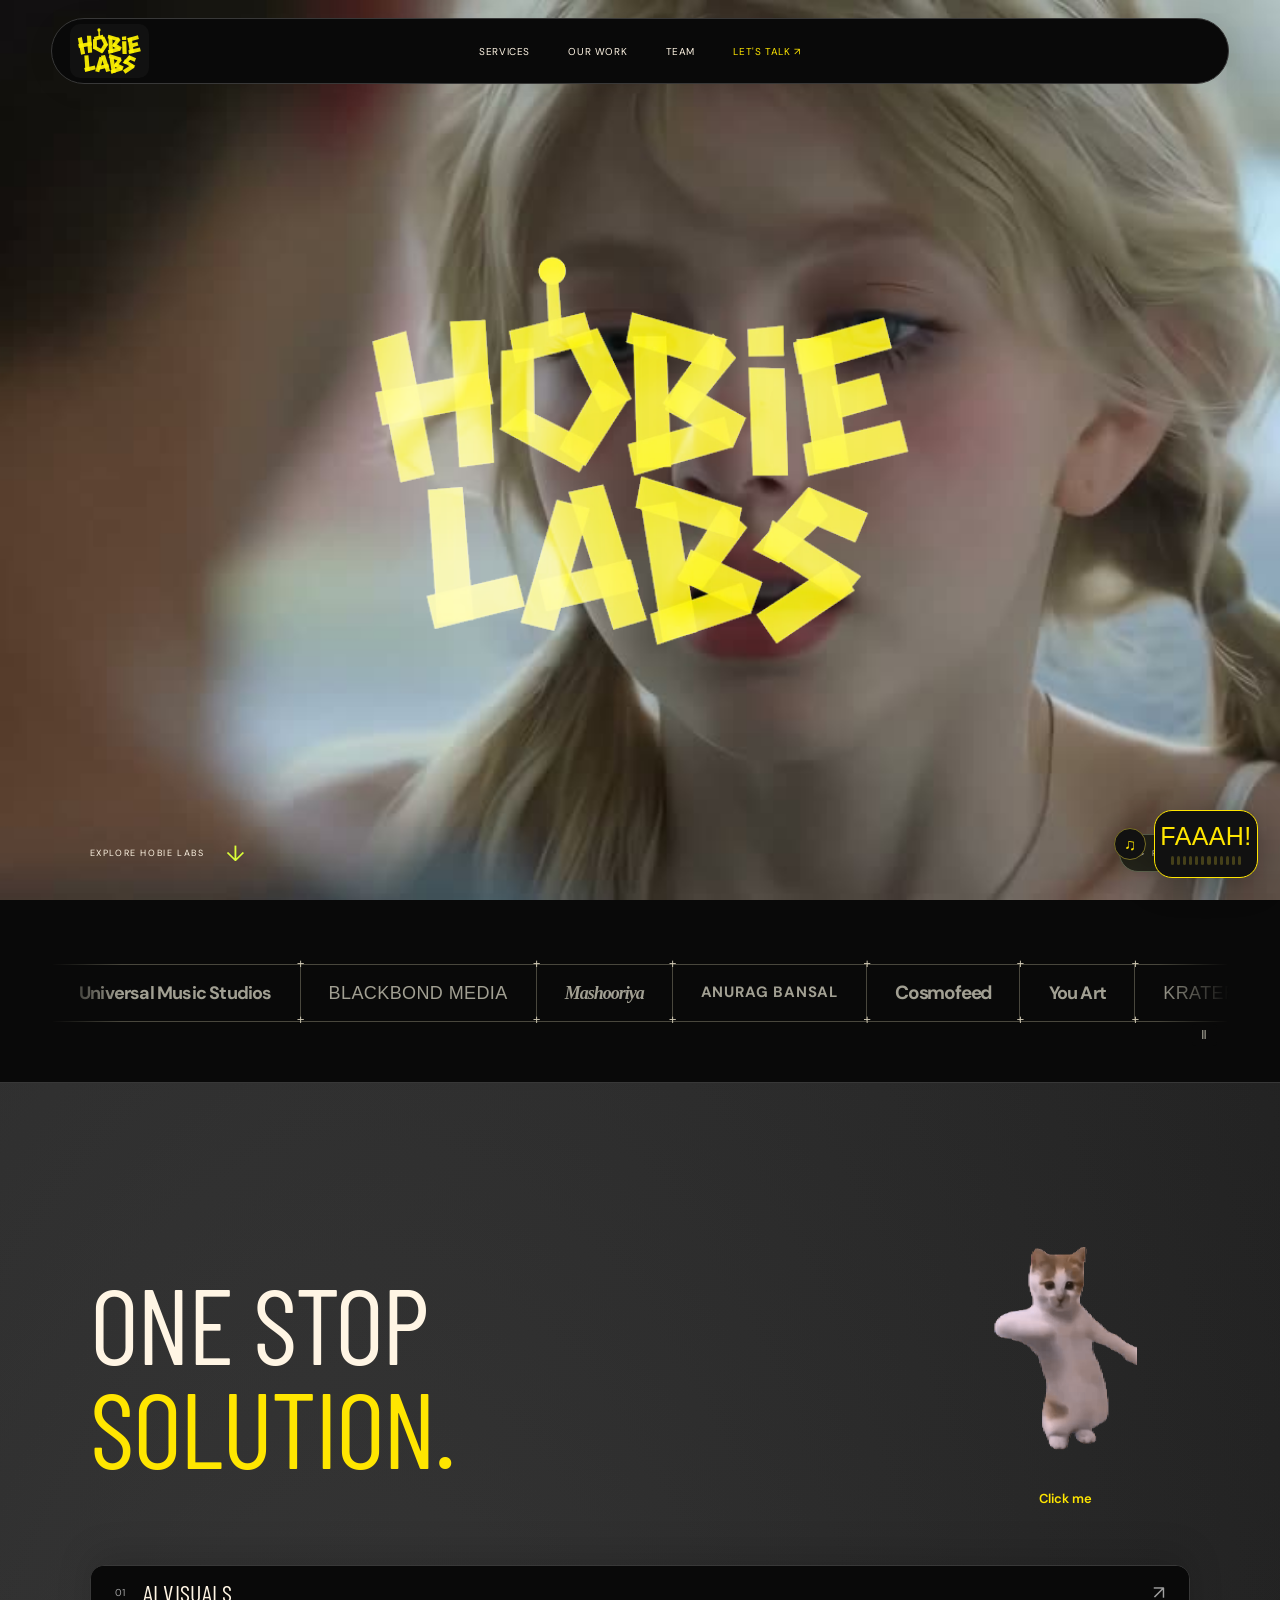
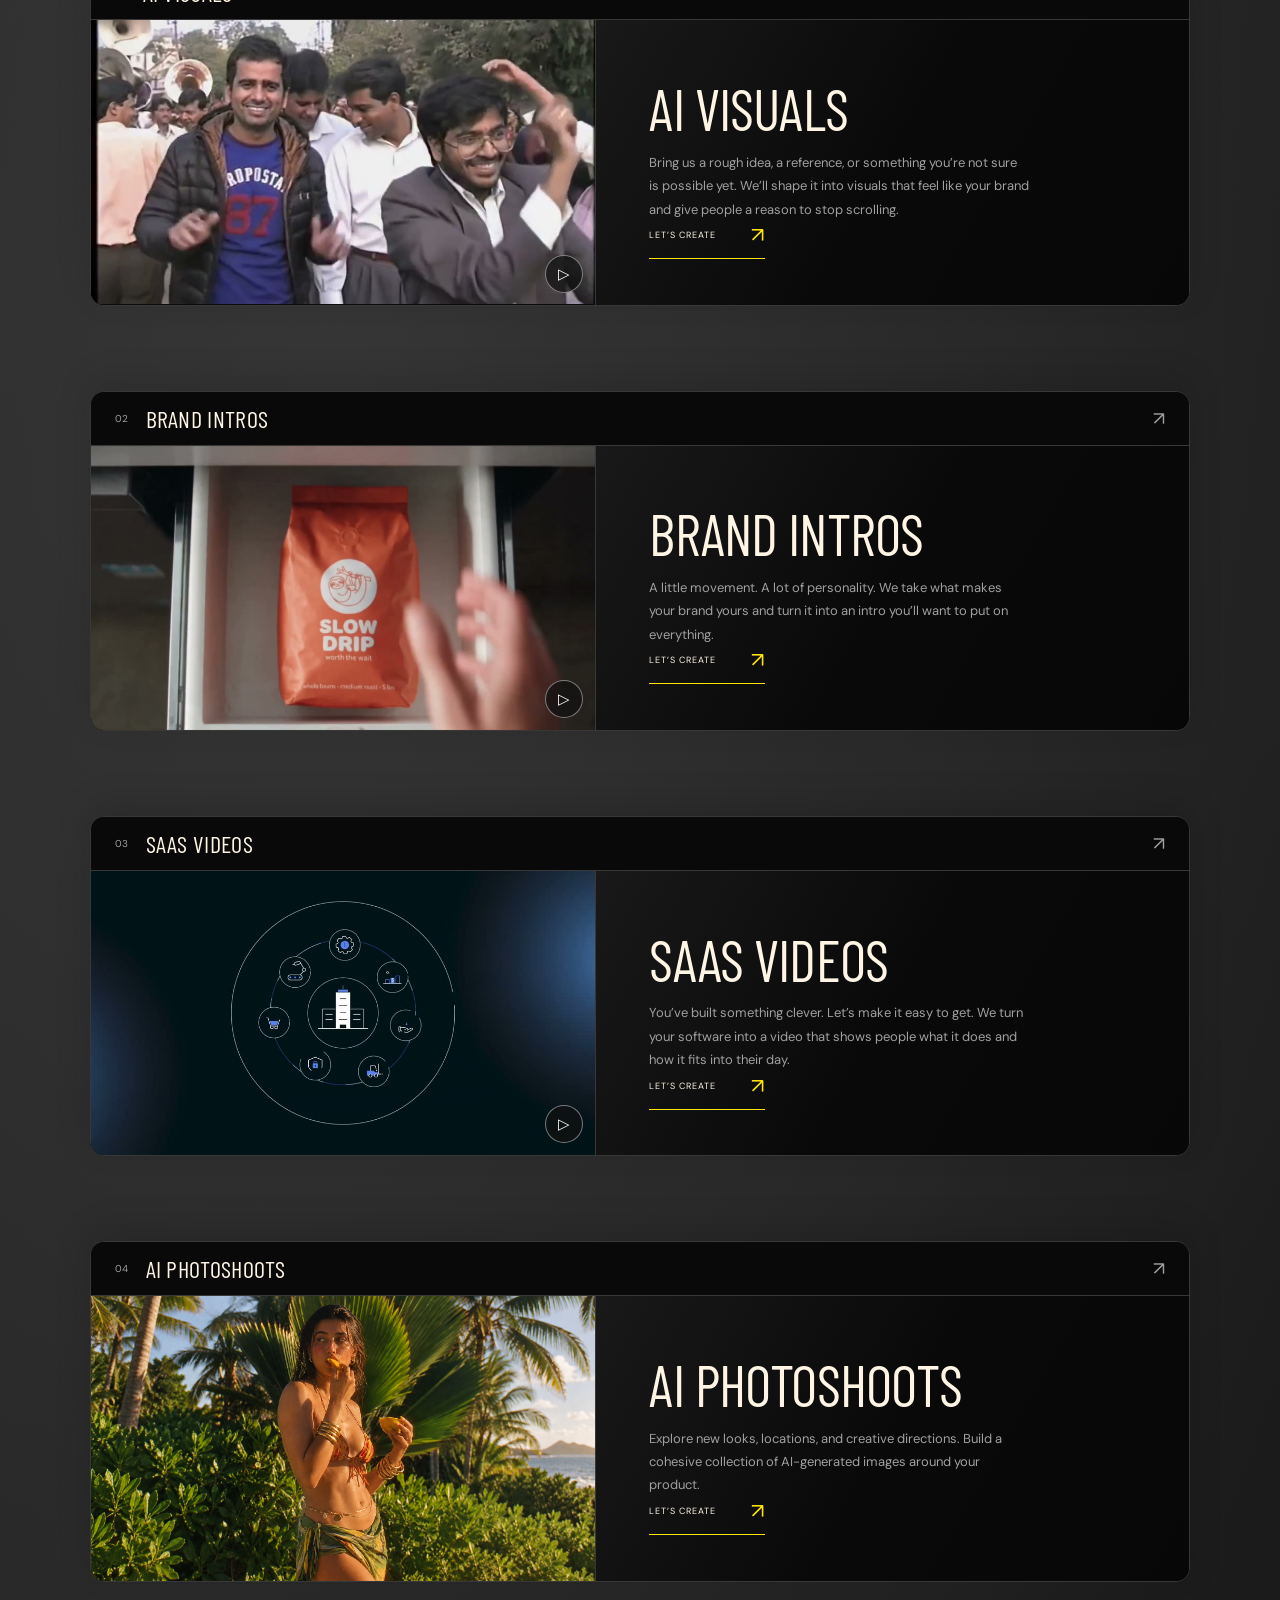
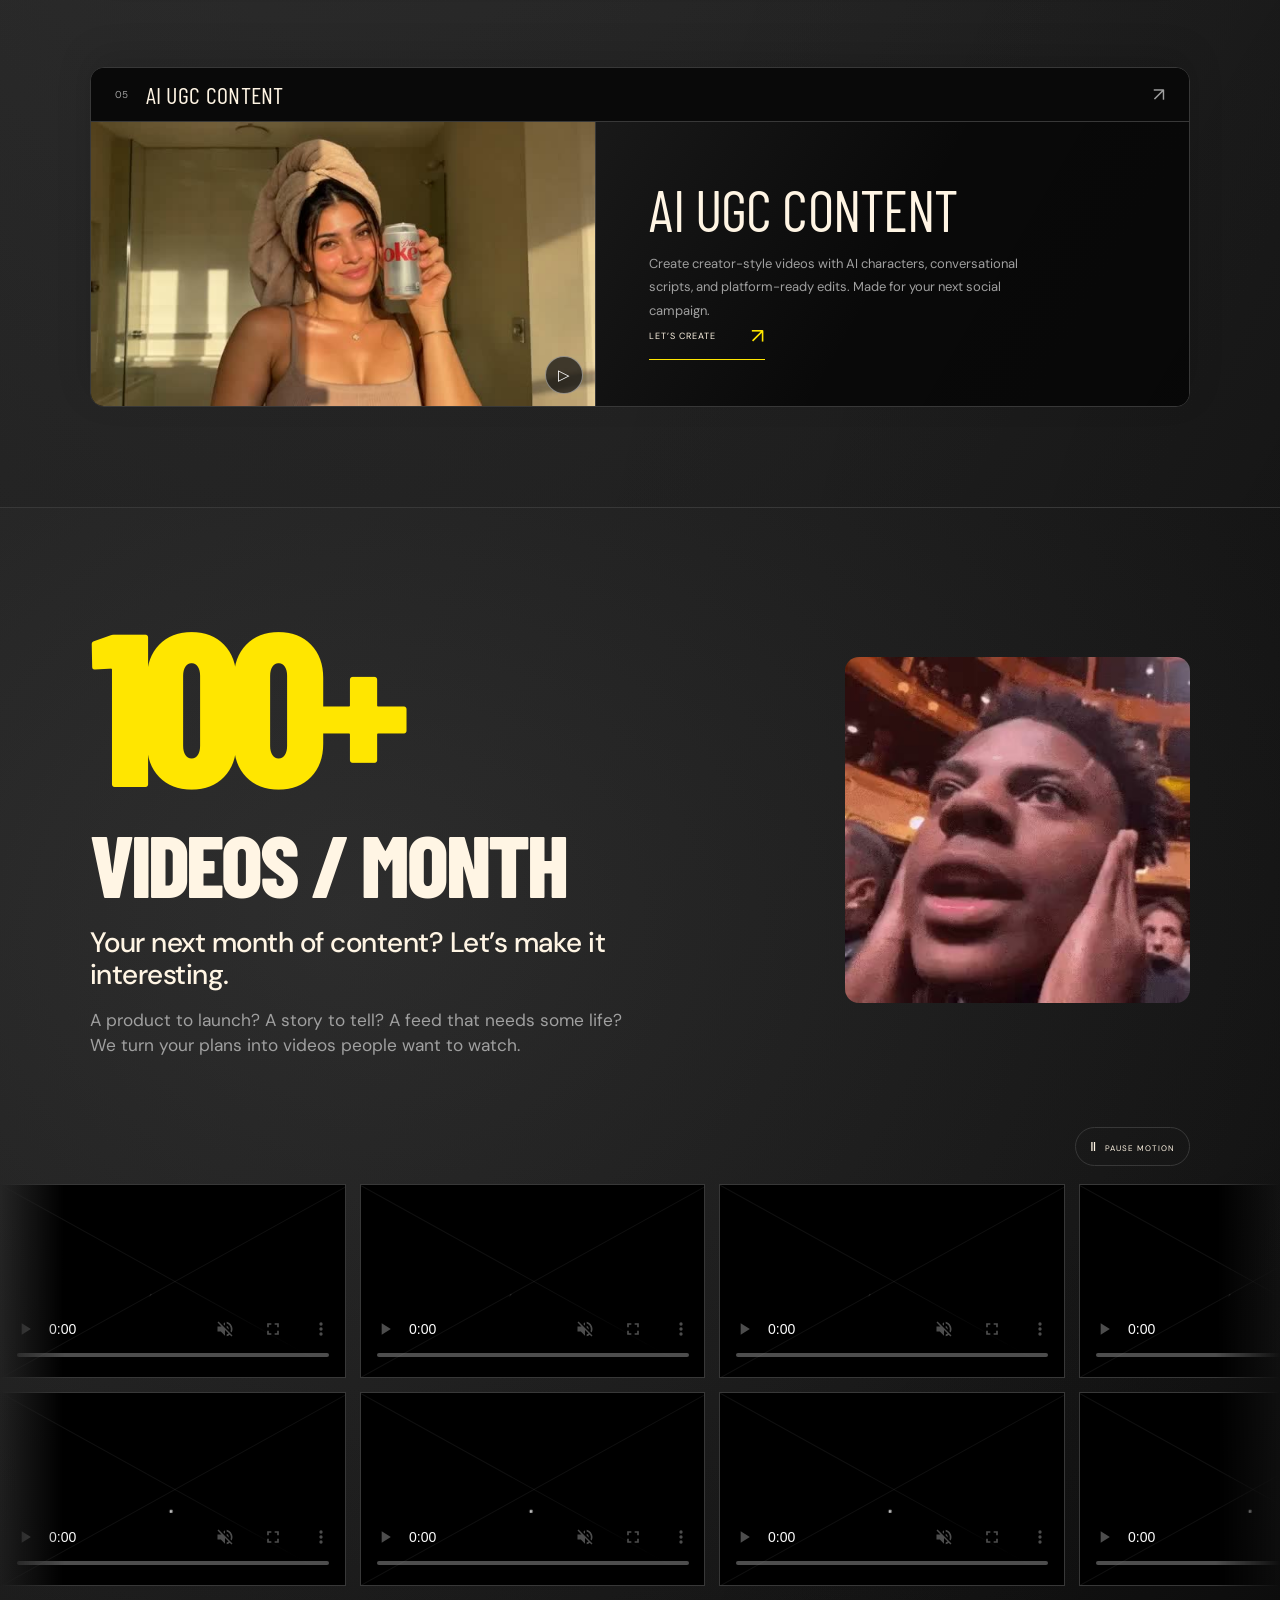
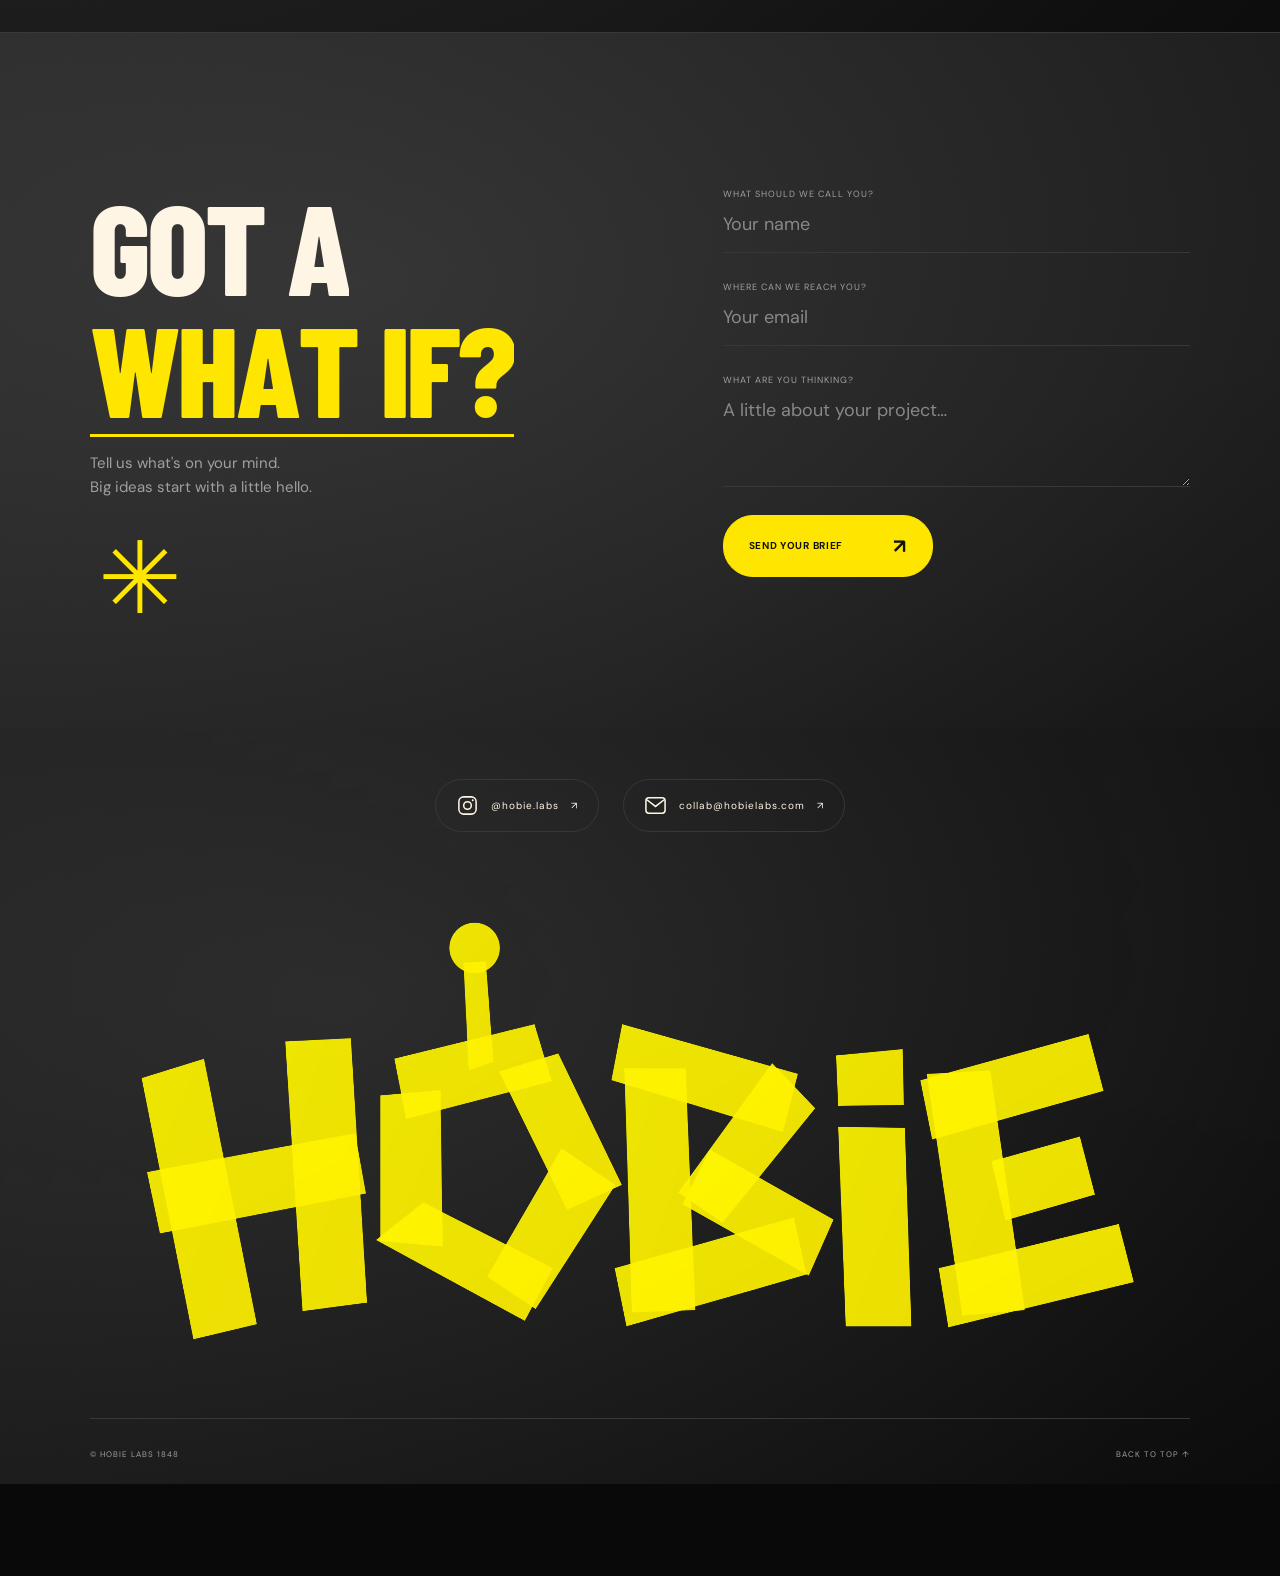
<file: index.html>
<!doctype html>
<html lang="en-IN" data-theme="dark"><head><meta charset="UTF-8"><meta name="viewport" content="width=device-width,initial-scale=1"><title>Hobie Labs</title><meta name="description" content="Hobie Labs creates AI videos, commercials, ads, brand films and SaaS explainers for brands across India, including Mumbai and Bangalore. Bring your ideas to life."><link rel="stylesheet" href="style.css"><meta name="robots" content="index,follow,max-image-preview:large,max-snippet:-1,max-video-preview:-1"><meta name="theme-color" content="#101010"><meta property="og:type" content="website"><meta property="og:site_name" content="Hobie Labs"><meta property="og:locale" content="en_IN"><meta property="og:title" content="Hobie Labs"><meta property="og:description" content="Hobie Labs creates AI videos, commercials, ads, brand films and SaaS explainers for brands across India, including Mumbai and Bangalore. Bring your ideas to life."><meta name="twitter:card" content="summary_large_image"><meta name="twitter:title" content="Hobie Labs"><meta name="twitter:description" content="Hobie Labs creates AI videos, commercials, ads, brand films and SaaS explainers for brands across India, including Mumbai and Bangalore. Bring your ideas to life."><script type="application/ld+json">{"@context":"https://schema.org","@graph":[{"@type":"Organization","name":"Hobie","alternateName":"Hobie Labs","email":"collab@hobielabs.com","sameAs":["https://www.instagram.com/hobie.labs/"],"description":"Pan-India AI video production for brands, including Mumbai and Bengaluru.","@id":"https://www.hobielabs.com/#organization","url":"https://www.hobielabs.com/","logo":"https://www.hobielabs.com/assets/hobie-original.png"},{"@type":"Service","name":"AI video production","serviceType":["AI video generation","AI commercials","AI advertising videos","AI brand films","SaaS videos","AI UGC content"],"provider":{"@type":"Organization","name":"Hobie","alternateName":"Hobie Labs","email":"collab@hobielabs.com","sameAs":["https://www.instagram.com/hobie.labs/"],"description":"Pan-India AI video production for brands, including Mumbai and Bengaluru.","@id":"https://www.hobielabs.com/#organization","url":"https://www.hobielabs.com/","logo":"https://www.hobielabs.com/assets/hobie-original.png"},"areaServed":[{"@type":"Country","name":"India"},{"@type":"City","name":"Mumbai"},{"@type":"City","name":"Bengaluru","alternateName":"Bangalore"}],"@id":"https://www.hobielabs.com/#ai-video-production","url":"https://www.hobielabs.com/#about"},{"@type":"WebSite","@id":"https://www.hobielabs.com/#website","url":"https://www.hobielabs.com/","name":"Hobie","alternateName":"Hobie Labs","inLanguage":"en-IN","publisher":{"@id":"https://www.hobielabs.com/#organization"}},{"@type":"WebPage","@id":"https://www.hobielabs.com/#webpage","url":"https://www.hobielabs.com/","name":"Hobie Labs","description":"Hobie Labs creates AI videos, commercials, ads, brand films and SaaS explainers for brands across India, including Mumbai and Bangalore. Bring your ideas to life.","inLanguage":"en-IN","isPartOf":{"@id":"https://www.hobielabs.com/#website"},"about":{"@id":"https://www.hobielabs.com/#organization"},"mainEntity":{"@id":"https://www.hobielabs.com/#ai-video-production"}}]}</script><link rel="canonical" href="https://www.hobielabs.com/"><meta property="og:url" content="https://www.hobielabs.com/"><meta property="og:image" content="https://www.hobielabs.com/assets/header-web-poster.jpg"><meta property="og:image:alt" content="Hobie AI video production showreel"><meta name="twitter:image" content="https://www.hobielabs.com/assets/header-web-poster.jpg"><meta property="og:image:type" content="image/jpeg"><meta property="og:image:width" content="960"><meta property="og:image:height" content="540"><meta name="twitter:image:alt" content="Hobie AI video production showreel"></head><body>
<header><a class="logo" href="#home" aria-label="Hobie Labs home"><svg xmlns="http://www.w3.org/2000/svg" class="hobie-mark" viewBox="155 265 960 700" aria-hidden="true" focusable="false"><defs><linearGradient id="header-tape" x1="0" y1="0" x2="1" y2="1"><stop stop-color="#fff600"/><stop offset="1" stop-color="#fff000"/></linearGradient></defs><g id="header-letter-H" aria-label="H"><polygon id="header-H-strip-1" points="173,428 231,410 280,656 221,670" fill="url(#header-tape)" opacity="0.92"/><polygon id="header-H-strip-2" points="306,394 367,391 382,636 322,644" fill="url(#header-tape)" opacity="0.92"/><polygon id="header-H-strip-3" points="178,515 371,479 381,535 190,572" fill="url(#header-tape)" opacity="0.92"/></g><g id="header-letter-O" aria-label="O"><polygon id="header-O-strip-1" points="394,444 450,439 452,584 394,579" fill="url(#header-tape)" opacity="0.92"/><polygon id="header-O-strip-2" points="407,410 537,378 553,431 418,466" fill="url(#header-tape)" opacity="0.92"/><polygon id="header-O-strip-3" points="504,422 559,405 618,527 567,550" fill="url(#header-tape)" opacity="0.92"/><polygon id="header-O-strip-4" points="562,493 612,527 538,642 493,612" fill="url(#header-tape)" opacity="0.92"/><polygon id="header-O-strip-5" points="390,578 434,543 554,604 528,653" fill="url(#header-tape)" opacity="0.92"/></g><g id="header-letter-antenna" aria-label="antenna"><polygon id="header-antenna-strip-1" points="471,321 492,320 499,413 476,421" fill="url(#header-tape)" opacity="0.92"/><circle id="header-antenna-tip" cx="481.5" cy="307.5" r="23.5" fill="url(#header-tape)" opacity="0.92"/></g><g id="header-letter-B-top" aria-label="B-top"><polygon id="header-B-top-strip-1" points="620,419 677,419 686,643 627,645" fill="url(#header-tape)" opacity="0.92"/><polygon id="header-B-top-strip-2" points="618,378 781,424 767,478 608,430" fill="url(#header-tape)" opacity="0.92"/><polygon id="header-B-top-strip-3" points="757,414 797,456 711,562 670,534" fill="url(#header-tape)" opacity="0.92"/><polygon id="header-B-top-strip-4" points="699,494 814,559 791,611 674,545" fill="url(#header-tape)" opacity="0.92"/><polygon id="header-B-top-strip-5" points="611,604 777,557 789,610 622,658" fill="url(#header-tape)" opacity="0.92"/></g><g id="header-letter-i" aria-label="i"><polygon id="header-i-strip-1" points="816,407 878,401 879,453 818,454" fill="url(#header-tape)" opacity="0.92"/><polygon id="header-i-strip-2" points="818,473 880,474 886,658 825,658" fill="url(#header-tape)" opacity="0.92"/></g><g id="header-letter-E" aria-label="E"><polygon id="header-E-strip-1" points="900,424 959,421 991,643 933,648" fill="url(#header-tape)" opacity="0.92"/><polygon id="header-E-strip-2" points="894,430 1050,387 1064,440 905,485" fill="url(#header-tape)" opacity="0.92"/><polygon id="header-E-strip-3" points="960,505 1042,482 1056,536 973,560" fill="url(#header-tape)" opacity="0.92"/><polygon id="header-E-strip-4" points="911,604 1078,563 1092,617 920,659" fill="url(#header-tape)" opacity="0.92"/></g><g id="header-letter-L" aria-label="L"><polygon id="header-L-strip-1" points="268,682 328,677 347,905 284,911" fill="url(#header-tape)" opacity="0.92"/><polygon id="header-L-strip-2" points="266,864 421,827 435,882 280,921" fill="url(#header-tape)" opacity="0.92"/></g><g id="header-letter-A" aria-label="A"><polygon id="header-A-strip-1" points="489,699 546,714 485,924 427,910" fill="url(#header-tape)" opacity="0.92"/><polygon id="header-A-strip-2" points="509,686 569,673 644,905 586,922" fill="url(#header-tape)" opacity="0.92"/><polygon id="header-A-strip-3" points="458,837 616,801 630,853 471,891" fill="url(#header-tape)" opacity="0.92"/></g><g id="header-letter-B-bottom" aria-label="B-bottom"><polygon id="header-B-bottom-strip-1" points="634,712 693,702 730,926 671,943" fill="url(#header-tape)" opacity="0.92"/><polygon id="header-B-bottom-strip-2" points="634,659 807,713 796,766 624,713" fill="url(#header-tape)" opacity="0.92"/><polygon id="header-B-bottom-strip-3" points="774,708 816,747 738,853 695,834" fill="url(#header-tape)" opacity="0.92"/><polygon id="header-B-bottom-strip-4" points="719,784 842,840 822,894 697,837" fill="url(#header-tape)" opacity="0.92"/><polygon id="header-B-bottom-strip-5" points="649,895 807,841 823,894 661,948" fill="url(#header-tape)" opacity="0.92"/></g><g id="header-letter-S" aria-label="S"><polygon id="header-S-strip-1" points="921,677 955,727 870,808 825,785" fill="url(#header-tape)" opacity="0.92"/><polygon id="header-S-strip-2" points="922,678 1023,722 1001,773 900,729" fill="url(#header-tape)" opacity="0.92"/><polygon id="header-S-strip-3" points="859,734 1011,830 977,871 843,787" fill="url(#header-tape)" opacity="0.92"/><polygon id="header-S-strip-4" points="969,805 1000,855 866,946 831,896" fill="url(#header-tape)" opacity="0.92"/></g></svg></a><nav aria-label="Main navigation"><a href="#about">SERVICES</a><a href="#work">OUR WORK</a><a class="interns-nav" href="full-time-unpaid-interns.html" aria-label="Team"><span class="interns-nav-long">TEAM</span><span class="interns-nav-short" aria-hidden="true">TEAM</span></a><a href="#contact">LET'S TALK ↗</a></nav></header>
<main>
<section id="home" class="hero video-hero" aria-label="Hobie Labs — AI video production agency"><h1 class="visually-hidden">Hobie — AI video production agency</h1><video id="hero-video" tabindex="0" title="Click to play full screen" autoplay loop muted playsinline preload="metadata" poster="assets/header-web-poster.jpg" aria-label="Hobie Labs intro and showreel"><source src="assets/header-web.mp4" type="video/mp4">Your browser does not support embedded video.</video><div id="hero-brand-overlay" aria-hidden="true"><video id="hero-brand-animation" muted playsinline preload="auto" tabindex="-1"><source src="assets/hobie-reverse-overlay.webm" type="video/webm"><source src="assets/hobie-reverse-overlay.mp4" type="video/mp4"></video></div><div class="video-hero-bottom"><a class="video-explore" href="#about">EXPLORE HOBIE LABS <span>↓</span></a><button id="hero-video-toggle" type="button" aria-label="Pause logo animation">Ⅱ <span>PAUSE</span></button></div></section>
<div class="brand-strip" role="region" aria-label="Brands"><div class="brand-window"><div class="brand-track"><div class="brand-group" role="list"><div class="brand-tile brand-style-0" role="listitem"><span>Universal Music Studios</span></div><div class="brand-tile brand-style-1" role="listitem"><span>Blackbond Media</span></div><div class="brand-tile brand-style-2" role="listitem"><span>Mashooriya</span></div><div class="brand-tile brand-style-3" role="listitem"><span>Anurag Bansal</span></div><div class="brand-tile brand-style-4" role="listitem"><span>Cosmofeed</span></div><div class="brand-tile brand-style-0" role="listitem"><span>You Art</span></div><div class="brand-tile brand-style-1" role="listitem"><span>Krater AI</span></div><div class="brand-tile brand-style-2" role="listitem"><span>Arcads AI</span></div><div class="brand-tile brand-style-3" role="listitem"><span>Nemo Video</span></div><div class="brand-tile brand-style-4" role="listitem"><span>Rare Rabbit</span></div><div class="brand-tile brand-style-0" role="listitem"><span>Escape Plan</span></div><div class="brand-tile brand-style-1" role="listitem"><span>Take It Eazy Media</span></div><div class="brand-tile brand-style-2" role="listitem"><span>Owled Media</span></div><div class="brand-tile brand-style-3" role="listitem"><span>SciAstra</span></div><div class="brand-tile brand-style-4" role="listitem"><span>SuperKalam</span></div><div class="brand-tile brand-style-0" role="listitem"><span>Raj Shamani</span></div></div><div class="brand-group" aria-hidden="true"><div class="brand-tile brand-style-0"><span>Universal Music Studios</span></div><div class="brand-tile brand-style-1"><span>Blackbond Media</span></div><div class="brand-tile brand-style-2"><span>Mashooriya</span></div><div class="brand-tile brand-style-3"><span>Anurag Bansal</span></div><div class="brand-tile brand-style-4"><span>Cosmofeed</span></div><div class="brand-tile brand-style-0"><span>You Art</span></div><div class="brand-tile brand-style-1"><span>Krater AI</span></div><div class="brand-tile brand-style-2"><span>Arcads AI</span></div><div class="brand-tile brand-style-3"><span>Nemo Video</span></div><div class="brand-tile brand-style-4"><span>Rare Rabbit</span></div><div class="brand-tile brand-style-0"><span>Escape Plan</span></div><div class="brand-tile brand-style-1"><span>Take It Eazy Media</span></div><div class="brand-tile brand-style-2"><span>Owled Media</span></div><div class="brand-tile brand-style-3"><span>SciAstra</span></div><div class="brand-tile brand-style-4"><span>SuperKalam</span></div><div class="brand-tile brand-style-0"><span>Raj Shamani</span></div></div></div></div><button id="brand-motion-toggle" class="brand-motion-toggle" type="button" aria-label="Pause brand strip" aria-pressed="false">Ⅱ</button></div>
<section id="about" class="solutions"><div class="solutions-heading"><h2>ONE STOP<br><span>SOLUTION.</span></h2><div class="cat-playground"><img id="dancing-cat" class="cat-animation" src="assets/dancing-cat-still.png" data-still-src="assets/dancing-cat-still.png" data-animated-src="assets/dancing-cat.webp" width="324" height="348" alt="A dancing cat" loading="lazy" decoding="async"><button id="cat-dance-toggle" class="cat-dance-toggle" type="button" role="switch" aria-checked="false" aria-label="Make this cat dance" aria-controls="dancing-cat">Click me</button><span id="cat-dance-status" class="visually-hidden" role="status"></span></div></div><div class="service-stack" role="region" aria-label="AI production services"><div class="stack-cards"><article class="service-card" aria-label="1 of 5: AI visuals"><div class="stack-title" aria-hidden="true"><span>01</span><strong>AI visuals</strong><span>↗</span></div><div class="service-art service-video-art ai-visuals-video-art"><video class="service-video" loop muted playsinline preload="none" poster="assets/ai-visuals-poster.jpg" aria-label="AI visuals video example"><source data-src="assets/ai-visuals-web.mp4" type="video/mp4"></video><button class="service-video-toggle" type="button" aria-label="Play AI visuals video">▷</button></div><div class="service-copy"><h3>AI visuals</h3><p>Bring us a rough idea, a reference, or something you’re not sure is possible yet. We’ll shape it into visuals that feel like your brand and give people a reason to stop scrolling.</p><a href="#contact" class="service-link">LET’S CREATE <span>↗</span></a></div></article><article class="service-card" aria-label="2 of 5: brand intros"><div class="stack-title" aria-hidden="true"><span>02</span><strong>brand intros</strong><span>↗</span></div><div class="service-art service-video-art"><video class="service-video" loop muted playsinline preload="none" poster="assets/seedance-25s-poster.jpg" aria-label="Brand intros animation"><source data-src="assets/seedance-25s.mp4" type="video/mp4"></video><button class="service-video-toggle" type="button" aria-label="Pause brand intros animation">Ⅱ</button></div><div class="service-copy"><h3>brand intros</h3><p>A little movement. A lot of personality. We take what makes your brand yours and turn it into an intro you’ll want to put on everything.</p><a href="#contact" class="service-link">LET’S CREATE <span>↗</span></a></div></article><article class="service-card" aria-label="3 of 5: Saas Videos"><div class="stack-title" aria-hidden="true"><span>03</span><strong>Saas Videos</strong><span>↗</span></div><div class="service-art service-video-art saas-video-art"><video id="saas-video" class="service-video" loop muted playsinline preload="none" poster="assets/saas-video-poster.jpg" aria-label="SaaS video example"><source data-src="assets/saas-video.mp4" type="video/mp4"></video><button id="saas-video-toggle" class="service-video-toggle" type="button" aria-label="Pause SaaS video">Ⅱ</button></div><div class="service-copy"><h3>Saas Videos</h3><p>You’ve built something clever. Let’s make it easy to get. We turn your software into a video that shows people what it does and how it fits into their day.</p><a href="#contact" class="service-link">LET’S CREATE <span>↗</span></a></div></article><article class="service-card" aria-label="4 of 5: ai photoshoots"><div class="stack-title" aria-hidden="true"><span>04</span><strong>ai photoshoots</strong><span>↗</span></div><div class="service-art service-photo-art"><img src="assets/ai-photoshoot-wide.png" alt="AI-generated tropical photoshoot: a woman holding mango among palm leaves in golden-hour light" width="1672" height="941" loading="lazy" decoding="async"></div><div class="service-copy"><h3>ai photoshoots</h3><p>Explore new looks, locations, and creative directions. Build a cohesive collection of AI-generated images around your product.</p><a href="#contact" class="service-link">LET’S CREATE <span>↗</span></a></div></article><article class="service-card" aria-label="5 of 5: Ai ugc content"><div class="stack-title" aria-hidden="true"><span>05</span><strong>Ai ugc content</strong><span>↗</span></div><div class="service-art service-video-art ugc-video-art"><video class="service-video" loop muted playsinline preload="none" poster="assets/ugc-web-poster.jpg" aria-label="AI UGC content example"><source data-src="assets/ugc-web.mp4" type="video/mp4"></video><button class="service-video-toggle" type="button" aria-label="Play AI UGC video">▷</button></div><div class="service-copy"><h3>Ai ugc content</h3><p>Create creator-style videos with AI characters, conversational scripts, and platform-ready edits. Made for your next social campaign.</p><a href="#contact" class="service-link">LET’S CREATE <span>↗</span></a></div></article></div></div></section>
<section id="work" class="work"><template id="work-video-template"><video class="work-video" controls muted loop playsinline preload="none" poster="assets/ai-visuals-poster.jpg" data-src="assets/ai-visuals-web.mp4" aria-label="AI visuals selected work video"></video><video class="work-video" controls muted loop playsinline preload="none" poster="assets/work-reel-01.jpg" data-src="assets/work-reel-01.mp4" aria-label="Selected work video 2"></video><video class="work-video" controls muted loop playsinline preload="none" poster="assets/work-reel-02.jpg" data-src="assets/work-reel-02.mp4" aria-label="Selected work video 3"></video><video class="work-video" controls muted loop playsinline preload="none" poster="assets/work-reel-03.jpg" data-src="assets/work-reel-03.mp4" aria-label="Selected work video 4"></video><video class="work-video" controls muted loop playsinline preload="none" poster="assets/work-reel-04.jpg" data-src="assets/work-reel-04.mp4" aria-label="Selected work video 5"></video><video class="work-video" controls muted loop playsinline preload="none" poster="assets/work-reel-05.jpg" data-src="assets/work-reel-05.mp4" aria-label="Selected work video 6"></video><video class="work-video" controls muted loop playsinline preload="none" poster="assets/work-reel-06.jpg" data-src="assets/work-reel-06.mp4" aria-label="Selected work video 7"></video><video class="work-video" controls muted loop playsinline preload="none" poster="assets/work-reel-07.jpg" data-src="assets/work-reel-07.mp4" aria-label="Selected work video 8"></video><video class="work-video" controls muted loop playsinline preload="none" poster="assets/work-reel-08.jpg" data-src="assets/work-reel-08.mp4" aria-label="Selected work video 9"></video></template><div class="work-intro"><h2><span class="volume">100+</span><span class="volume-label">VIDEOS / MONTH</span></h2><p class="work-lead">Your next month of content? Let’s make it interesting.</p><p class="work-copy">A product to launch? A story to tell? A feed that needs some life? We turn your plans into videos people want to watch.</p><div class="work-reaction"><video id="work-reaction-video" loop muted playsinline preload="none" poster="assets/work-reaction-poster.jpg" data-src="assets/work-reaction.mp4" aria-label="Looping surprised reaction animation"></video></div><div class="work-controls"><button id="motion-toggle" aria-pressed="false"><span id="motion-icon" aria-hidden="true">Ⅱ</span> <span id="motion-label">PAUSE MOTION</span></button></div></div><div class="snippet-rows" aria-label="Two moving rows of selected work videos"><div class="snippet-row" data-direction="left"><div class="snippet-track" id="track-left"></div></div><div class="snippet-row" data-direction="right"><div class="snippet-track" id="track-right"></div></div></div></section>
<section id="contact" class="contact"><div class="contact-grid"><div><h2 class="contact-title contact-entry" aria-label="Got a what if?"><span class="contact-title-line" aria-hidden="true"><span class="contact-line-inner"><span class="contact-letter" style="--letter-delay:0ms">G</span><span class="contact-letter" style="--letter-delay:38ms">O</span><span class="contact-letter" style="--letter-delay:76ms">T</span><span class="contact-letter" style="--letter-delay:114ms">&#160;</span><span class="contact-letter" style="--letter-delay:152ms">A</span></span></span><span class="contact-title-line" aria-hidden="true"><span class="contact-line-inner"><span class="contact-letter" style="--letter-delay:170ms">W</span><span class="contact-letter" style="--letter-delay:208ms">H</span><span class="contact-letter" style="--letter-delay:246ms">A</span><span class="contact-letter" style="--letter-delay:284ms">T</span><span class="contact-letter" style="--letter-delay:322ms">&#160;</span><span class="contact-letter" style="--letter-delay:360ms">I</span><span class="contact-letter" style="--letter-delay:398ms">F</span><span class="contact-letter" style="--letter-delay:436ms">?</span></span></span></h2><p class="contact-copy contact-entry">Tell us what's on your mind.<br>Big ideas start with a little hello.</p><div class="contact-star-reveal contact-entry"><span class="contact-spark" aria-hidden="true">✳</span></div></div><form id="contact-form" class="contact-entry" action="https://formsubmit.co/collab@hobielabs.com" method="POST"><input type="hidden" name="_subject" value="New Hobie project enquiry"><input type="hidden" name="_template" value="table"><input type="hidden" name="_url" value="https://hobielabs.com/"><label for="name">WHAT SHOULD WE CALL YOU?</label><input id="name" name="name" maxlength="120" autocomplete="name" placeholder="Your name" required><label for="email">WHERE CAN WE REACH YOU?</label><input type="email" id="email" name="email" maxlength="254" autocomplete="email" placeholder="Your email" required><label for="idea">WHAT ARE YOU THINKING?</label><textarea id="idea" name="message" maxlength="6000" placeholder="A little about your project…" rows="3" required></textarea><button class="pill" type="submit">SEND YOUR BRIEF <span>↗</span></button><p id="form-status" role="status" aria-live="polite"></p><a id="form-email-fallback" href="mailto:collab@hobielabs.com" hidden>Email collab@hobielabs.com ↗</a></form></div></section>
</main><footer><div class="footer-socials" aria-label="Connect with Hobie Labs"><a class="social-link" href="https://www.instagram.com/hobie.labs/" target="_blank" rel="noopener noreferrer" aria-label="Hobie Labs on Instagram"><svg viewBox="0 0 24 24" fill="none" stroke="currentColor" stroke-width="1.6" aria-hidden="true"><rect x="3" y="3" width="18" height="18" rx="5"/><circle cx="12" cy="12" r="4"/><circle cx="17.5" cy="6.5" r="1" fill="currentColor" stroke="none"/></svg><span>@hobie.labs</span><span aria-hidden="true">↗</span></a><a class="social-link email-link" href="mailto:collab@hobielabs.com" aria-label="Email Hobie Labs at collab@hobielabs.com"><svg viewBox="0 0 24 24" fill="none" stroke="currentColor" stroke-width="1.6" aria-hidden="true"><rect x="2" y="4" width="20" height="16" rx="3"/><path d="m3 6 9 7 9-7"/></svg><span>collab@hobielabs.com</span><span aria-hidden="true">↗</span></a></div><a class="footer-logo" href="#home" aria-label="Hobie home"><svg class="hobie-footer-image" viewBox="155 265 960 425" xmlns="http://www.w3.org/2000/svg" aria-hidden="true"><defs><clipPath id="hobie-image-letters"><polygon points="173,428 231,410 280,656 221,670"/><polygon points="306,394 367,391 382,636 322,644"/><polygon points="178,515 371,479 381,535 190,572"/><polygon points="394,444 450,439 452,584 394,579"/><polygon points="407,410 537,378 553,431 418,466"/><polygon points="504,422 559,405 618,527 567,550"/><polygon points="562,493 612,527 538,642 493,612"/><polygon points="390,578 434,543 554,604 528,653"/><polygon points="471,321 492,320 499,413 476,421"/><circle cx="481.5" cy="307.5" r="23.5"/><polygon points="620,419 677,419 686,643 627,645"/><polygon points="618,378 781,424 767,478 608,430"/><polygon points="757,414 797,456 711,562 670,534"/><polygon points="699,494 814,559 791,611 674,545"/><polygon points="611,604 777,557 789,610 622,658"/><polygon points="816,407 878,401 879,453 818,454"/><polygon points="818,473 880,474 886,658 825,658"/><polygon points="900,424 959,421 991,643 933,648"/><polygon points="894,430 1050,387 1064,440 905,485"/><polygon points="960,505 1042,482 1056,536 973,560"/><polygon points="911,604 1078,563 1092,617 920,659"/></clipPath></defs><image href="assets/hobie-original.png" x="0" y="0" width="1254" height="1254" clip-path="url(#hobie-image-letters)"/></svg></a><div><span>© HOBIE LABS 2026</span><a href="#home">BACK TO TOP ↑</a></div></footer><dialog id="preview-dialog"><button class="close" aria-label="Close preview">×</button><h2 id="dialog-title">LET'S MAKE IT MOVE.</h2><div id="dialog-content"></div><button id="dialog-done" class="pill">KEEP EXPLORING ↗</button></dialog><aside class="faah-floating" aria-label="FAAAH sound button"><button id="sfx-toggle" type="button" aria-pressed="false" aria-label="Mute sound effects" title="Mute sound effects">♫</button><button id="faah-button" class="faah-button" type="button" aria-label="Play FAAAH meme sound"><span class="faah-word">FAAAH!</span><span class="faah-bar" aria-hidden="true"><i></i><i></i><i></i><i></i><i></i><i></i><i></i><i></i><i></i><i></i><i></i><i></i></span></button><span id="faah-level" class="visually-hidden">00 / 100</span><p id="faah-status" class="visually-hidden" role="status"></p><audio id="faah-audio" src="assets/faaah.mp3" preload="none"></audio></aside><script src="app.js"></script><script src="contact-form.js"></script></body></html>
</file>
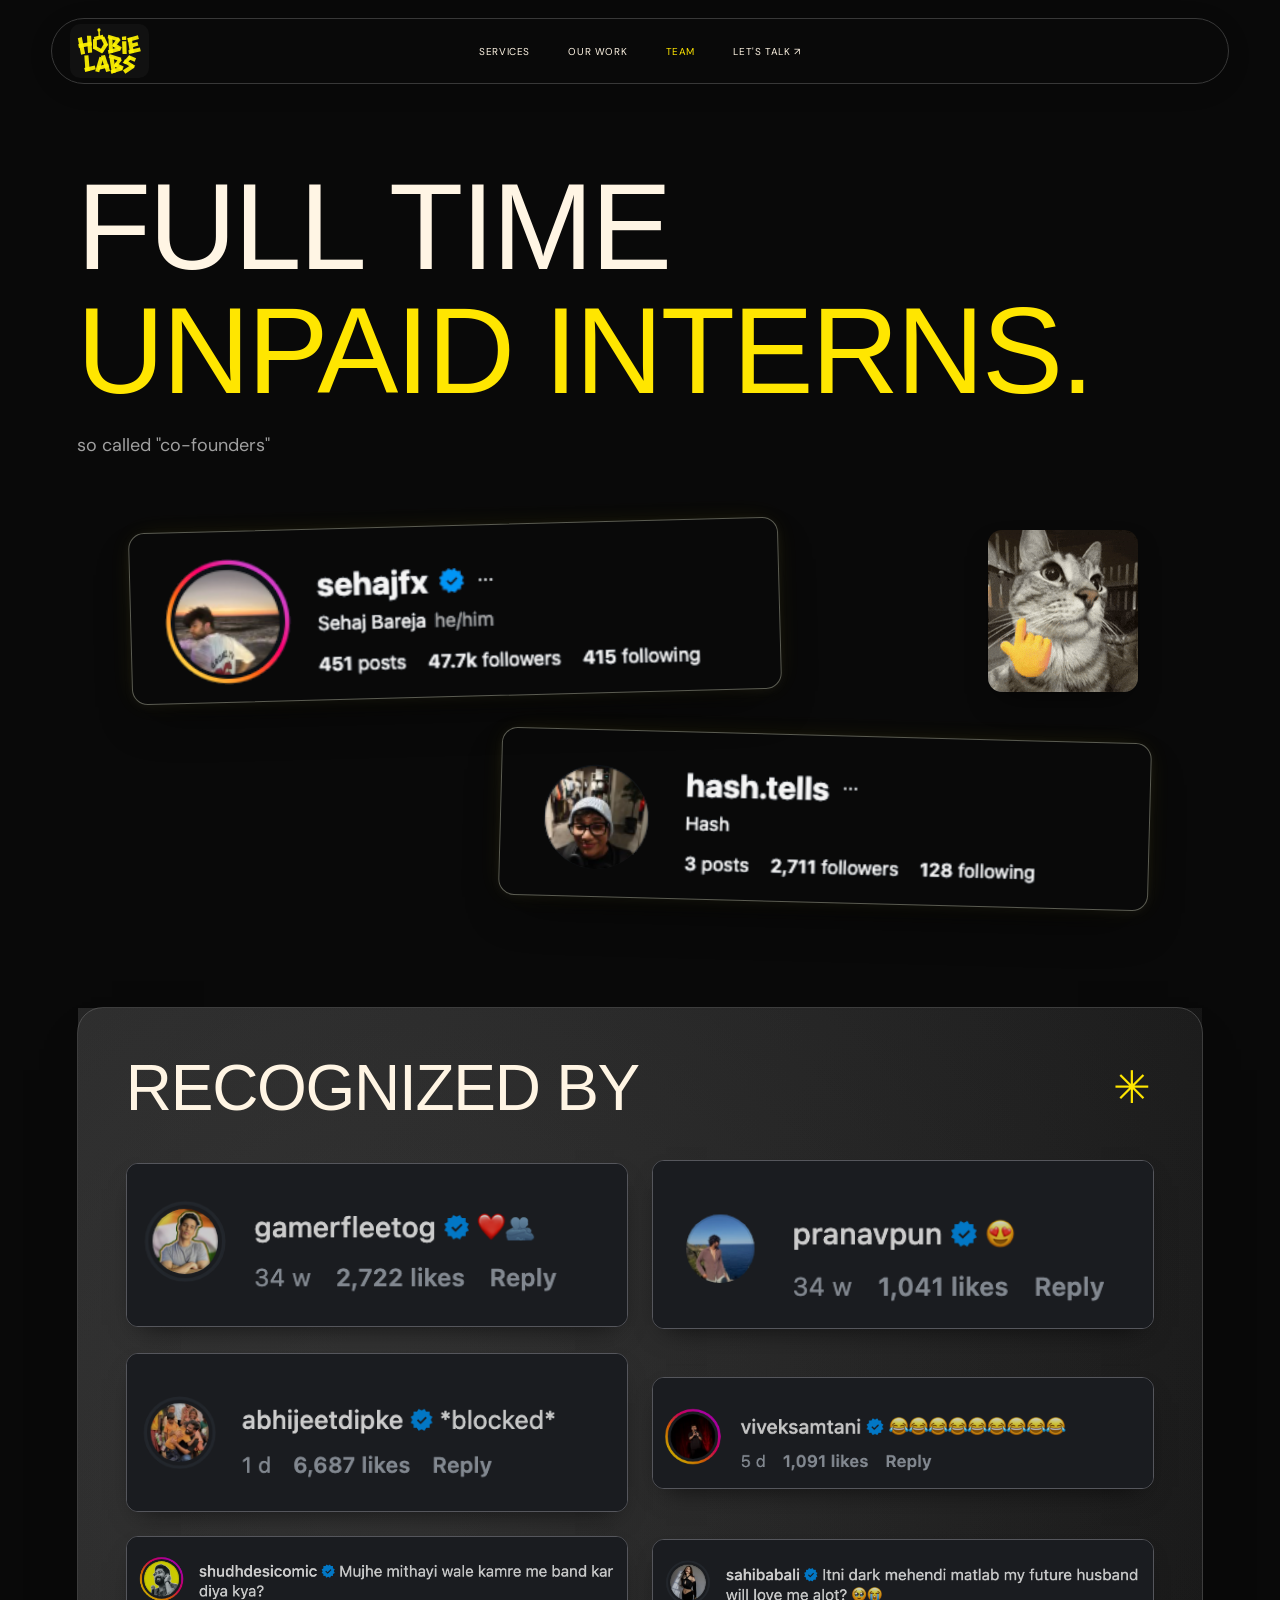
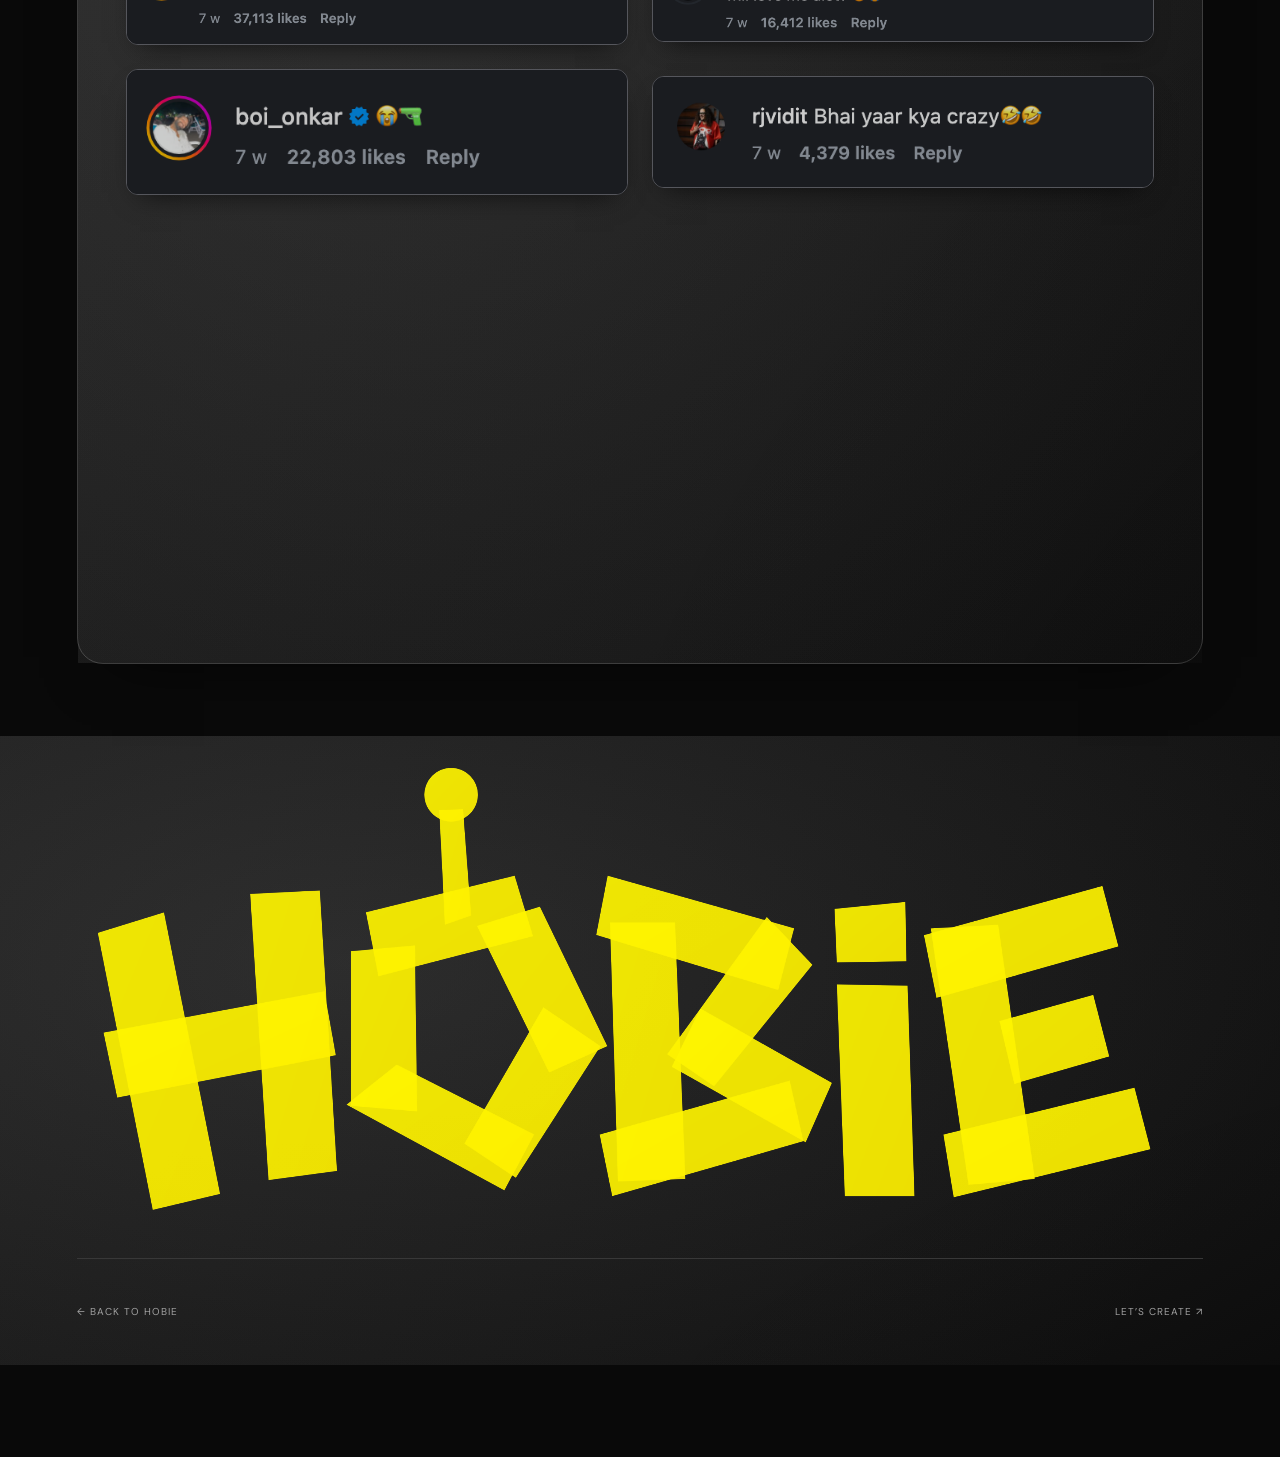
<file: full-time-unpaid-interns.html>
<!doctype html>
<html lang="en-IN" data-theme="dark"><head><meta charset="UTF-8"><meta name="viewport" content="width=device-width,initial-scale=1"><title>Hobie Labs</title><meta name="description" content="Meet the co-founders of Hobie Labs, an AI video production agency creating AI commercials, ads and brand films for brands across India."><link rel="stylesheet" href="style.css"><link rel="stylesheet" href="interns.css"><meta name="robots" content="index,follow,max-image-preview:large,max-snippet:-1,max-video-preview:-1"><meta name="theme-color" content="#101010"><meta property="og:type" content="website"><meta property="og:site_name" content="Hobie Labs"><meta property="og:locale" content="en_IN"><meta property="og:title" content="Hobie Labs"><meta property="og:description" content="Meet the co-founders of Hobie Labs, an AI video production agency creating AI commercials, ads and brand films for brands across India."><meta name="twitter:card" content="summary_large_image"><meta name="twitter:title" content="Hobie Labs"><meta name="twitter:description" content="Meet the co-founders of Hobie Labs, an AI video production agency creating AI commercials, ads and brand films for brands across India."><script type="application/ld+json">{"@context":"https://schema.org","@graph":[{"@type":"Organization","name":"Hobie","alternateName":"Hobie Labs","email":"collab@hobielabs.com","sameAs":["https://www.instagram.com/hobie.labs/"],"description":"Pan-India AI video production for brands, including Mumbai and Bengaluru.","@id":"https://www.hobielabs.com/#organization","url":"https://www.hobielabs.com/","logo":"https://www.hobielabs.com/assets/hobie-original.png"},{"@type":"AboutPage","name":"The Hobie team","about":{"@type":"Organization","name":"Hobie","alternateName":"Hobie Labs","email":"collab@hobielabs.com","sameAs":["https://www.instagram.com/hobie.labs/"],"description":"Pan-India AI video production for brands, including Mumbai and Bengaluru.","@id":"https://www.hobielabs.com/#organization","url":"https://www.hobielabs.com/","logo":"https://www.hobielabs.com/assets/hobie-original.png"},"mentions":[{"@type":"Person","name":"Sehaj Bareja","sameAs":"https://www.instagram.com/sehajfx/"},{"@type":"Person","name":"Hash","sameAs":"https://www.instagram.com/hash.tells/"}],"@id":"https://www.hobielabs.com/full-time-unpaid-interns.html#webpage","url":"https://www.hobielabs.com/full-time-unpaid-interns.html","inLanguage":"en-IN","isPartOf":{"@id":"https://www.hobielabs.com/#website"}},{"@type":"WebSite","@id":"https://www.hobielabs.com/#website","url":"https://www.hobielabs.com/","name":"Hobie","alternateName":"Hobie Labs","inLanguage":"en-IN","publisher":{"@id":"https://www.hobielabs.com/#organization"}}]}</script><link rel="canonical" href="https://www.hobielabs.com/full-time-unpaid-interns.html"><meta property="og:url" content="https://www.hobielabs.com/full-time-unpaid-interns.html"><meta property="og:image" content="https://www.hobielabs.com/assets/header-web-poster.jpg"><meta property="og:image:alt" content="Hobie AI video production showreel"><meta name="twitter:image" content="https://www.hobielabs.com/assets/header-web-poster.jpg"><meta property="og:image:type" content="image/jpeg"><meta property="og:image:width" content="960"><meta property="og:image:height" content="540"><meta name="twitter:image:alt" content="Hobie AI video production showreel"></head><body class="interns-page"><header><a class="logo" href="index.html#home" aria-label="Hobie Labs home"><svg xmlns="http://www.w3.org/2000/svg" class="hobie-mark" viewBox="155 265 960 700" aria-hidden="true" focusable="false"><defs><linearGradient id="header-tape" x1="0" y1="0" x2="1" y2="1"><stop stop-color="#fff600"/><stop offset="1" stop-color="#fff000"/></linearGradient></defs><g id="header-letter-H" aria-label="H"><polygon id="header-H-strip-1" points="173,428 231,410 280,656 221,670" fill="url(#header-tape)" opacity="0.92"/><polygon id="header-H-strip-2" points="306,394 367,391 382,636 322,644" fill="url(#header-tape)" opacity="0.92"/><polygon id="header-H-strip-3" points="178,515 371,479 381,535 190,572" fill="url(#header-tape)" opacity="0.92"/></g><g id="header-letter-O" aria-label="O"><polygon id="header-O-strip-1" points="394,444 450,439 452,584 394,579" fill="url(#header-tape)" opacity="0.92"/><polygon id="header-O-strip-2" points="407,410 537,378 553,431 418,466" fill="url(#header-tape)" opacity="0.92"/><polygon id="header-O-strip-3" points="504,422 559,405 618,527 567,550" fill="url(#header-tape)" opacity="0.92"/><polygon id="header-O-strip-4" points="562,493 612,527 538,642 493,612" fill="url(#header-tape)" opacity="0.92"/><polygon id="header-O-strip-5" points="390,578 434,543 554,604 528,653" fill="url(#header-tape)" opacity="0.92"/></g><g id="header-letter-antenna" aria-label="antenna"><polygon id="header-antenna-strip-1" points="471,321 492,320 499,413 476,421" fill="url(#header-tape)" opacity="0.92"/><circle id="header-antenna-tip" cx="481.5" cy="307.5" r="23.5" fill="url(#header-tape)" opacity="0.92"/></g><g id="header-letter-B-top" aria-label="B-top"><polygon id="header-B-top-strip-1" points="620,419 677,419 686,643 627,645" fill="url(#header-tape)" opacity="0.92"/><polygon id="header-B-top-strip-2" points="618,378 781,424 767,478 608,430" fill="url(#header-tape)" opacity="0.92"/><polygon id="header-B-top-strip-3" points="757,414 797,456 711,562 670,534" fill="url(#header-tape)" opacity="0.92"/><polygon id="header-B-top-strip-4" points="699,494 814,559 791,611 674,545" fill="url(#header-tape)" opacity="0.92"/><polygon id="header-B-top-strip-5" points="611,604 777,557 789,610 622,658" fill="url(#header-tape)" opacity="0.92"/></g><g id="header-letter-i" aria-label="i"><polygon id="header-i-strip-1" points="816,407 878,401 879,453 818,454" fill="url(#header-tape)" opacity="0.92"/><polygon id="header-i-strip-2" points="818,473 880,474 886,658 825,658" fill="url(#header-tape)" opacity="0.92"/></g><g id="header-letter-E" aria-label="E"><polygon id="header-E-strip-1" points="900,424 959,421 991,643 933,648" fill="url(#header-tape)" opacity="0.92"/><polygon id="header-E-strip-2" points="894,430 1050,387 1064,440 905,485" fill="url(#header-tape)" opacity="0.92"/><polygon id="header-E-strip-3" points="960,505 1042,482 1056,536 973,560" fill="url(#header-tape)" opacity="0.92"/><polygon id="header-E-strip-4" points="911,604 1078,563 1092,617 920,659" fill="url(#header-tape)" opacity="0.92"/></g><g id="header-letter-L" aria-label="L"><polygon id="header-L-strip-1" points="268,682 328,677 347,905 284,911" fill="url(#header-tape)" opacity="0.92"/><polygon id="header-L-strip-2" points="266,864 421,827 435,882 280,921" fill="url(#header-tape)" opacity="0.92"/></g><g id="header-letter-A" aria-label="A"><polygon id="header-A-strip-1" points="489,699 546,714 485,924 427,910" fill="url(#header-tape)" opacity="0.92"/><polygon id="header-A-strip-2" points="509,686 569,673 644,905 586,922" fill="url(#header-tape)" opacity="0.92"/><polygon id="header-A-strip-3" points="458,837 616,801 630,853 471,891" fill="url(#header-tape)" opacity="0.92"/></g><g id="header-letter-B-bottom" aria-label="B-bottom"><polygon id="header-B-bottom-strip-1" points="634,712 693,702 730,926 671,943" fill="url(#header-tape)" opacity="0.92"/><polygon id="header-B-bottom-strip-2" points="634,659 807,713 796,766 624,713" fill="url(#header-tape)" opacity="0.92"/><polygon id="header-B-bottom-strip-3" points="774,708 816,747 738,853 695,834" fill="url(#header-tape)" opacity="0.92"/><polygon id="header-B-bottom-strip-4" points="719,784 842,840 822,894 697,837" fill="url(#header-tape)" opacity="0.92"/><polygon id="header-B-bottom-strip-5" points="649,895 807,841 823,894 661,948" fill="url(#header-tape)" opacity="0.92"/></g><g id="header-letter-S" aria-label="S"><polygon id="header-S-strip-1" points="921,677 955,727 870,808 825,785" fill="url(#header-tape)" opacity="0.92"/><polygon id="header-S-strip-2" points="922,678 1023,722 1001,773 900,729" fill="url(#header-tape)" opacity="0.92"/><polygon id="header-S-strip-3" points="859,734 1011,830 977,871 843,787" fill="url(#header-tape)" opacity="0.92"/><polygon id="header-S-strip-4" points="969,805 1000,855 866,946 831,896" fill="url(#header-tape)" opacity="0.92"/></g></svg></a><nav aria-label="Main navigation"><a href="index.html#about">SERVICES</a><a href="index.html#work">OUR WORK</a><a class="interns-nav active" aria-current="page" href="full-time-unpaid-interns.html" aria-label="Team"><span class="interns-nav-long">TEAM</span><span class="interns-nav-short" aria-hidden="true">TEAM</span></a><a href="index.html#contact">LET'S TALK ↗</a></nav></header>
<svg class="profile-filter-defs" width="0" height="0" aria-hidden="true" focusable="false"><defs><filter id="profile-remove-bg" color-interpolation-filters="sRGB"><feComponentTransfer result="key"><feFuncR type="discrete" tableValues="1 1 1 1 1 1 1 1 0 0 0 0 0 0 0 0 0 0 0 0 0 0 0 1 1 1 1 1 1 1 1 1 1 1 1 1 1 1 1 1 1 1 1 1 1 1 1 1 1 1 1 1 1 1 1 1 1 1 1 1 1 1 1 1 1 1 1 1 1 1 1 1 1 1 1 1 1 1 1 1 1 1 1 1 1 1 1 1 1 1 1 1 1 1 1 1 1 1 1 1 1 1 1 1 1 1 1 1 1 1 1 1 1 1 1 1 1 1 1 1 1 1 1 1 1 1 1 1 1 1 1 1 1 1 1 1 1 1 1 1 1 1 1 1 1 1 1 1 1 1 1 1 1 1 1 1 1 1 1 1 1 1 1 1 1 1 1 1 1 1 1 1 1 1 1 1 1 1 1 1 1 1 1 1 1 1 1 1 1 1 1 1 1 1 1 1 1 1 1 1 1 1 1 1 1 1 1 1 1 1 1 1 1 1 1 1 1 1 1 1 1 1 1 1 1 1 1 1 1 1 1 1 1 1 1 1 1 1 1 1 1 1 1 1 1 1 1 1 1 1 1 1 1 1 1 1"/><feFuncG type="discrete" tableValues="1 1 1 1 1 1 1 1 1 1 0 0 0 0 0 0 0 0 0 0 0 0 0 0 0 1 1 1 1 1 1 1 1 1 1 1 1 1 1 1 1 1 1 1 1 1 1 1 1 1 1 1 1 1 1 1 1 1 1 1 1 1 1 1 1 1 1 1 1 1 1 1 1 1 1 1 1 1 1 1 1 1 1 1 1 1 1 1 1 1 1 1 1 1 1 1 1 1 1 1 1 1 1 1 1 1 1 1 1 1 1 1 1 1 1 1 1 1 1 1 1 1 1 1 1 1 1 1 1 1 1 1 1 1 1 1 1 1 1 1 1 1 1 1 1 1 1 1 1 1 1 1 1 1 1 1 1 1 1 1 1 1 1 1 1 1 1 1 1 1 1 1 1 1 1 1 1 1 1 1 1 1 1 1 1 1 1 1 1 1 1 1 1 1 1 1 1 1 1 1 1 1 1 1 1 1 1 1 1 1 1 1 1 1 1 1 1 1 1 1 1 1 1 1 1 1 1 1 1 1 1 1 1 1 1 1 1 1 1 1 1 1 1 1 1 1 1 1 1 1 1 1 1 1 1 1"/><feFuncB type="discrete" tableValues="1 1 1 1 1 1 1 1 1 1 1 1 1 1 0 0 0 0 0 0 0 0 0 0 0 0 0 0 0 1 1 1 1 1 1 1 1 1 1 1 1 1 1 1 1 1 1 1 1 1 1 1 1 1 1 1 1 1 1 1 1 1 1 1 1 1 1 1 1 1 1 1 1 1 1 1 1 1 1 1 1 1 1 1 1 1 1 1 1 1 1 1 1 1 1 1 1 1 1 1 1 1 1 1 1 1 1 1 1 1 1 1 1 1 1 1 1 1 1 1 1 1 1 1 1 1 1 1 1 1 1 1 1 1 1 1 1 1 1 1 1 1 1 1 1 1 1 1 1 1 1 1 1 1 1 1 1 1 1 1 1 1 1 1 1 1 1 1 1 1 1 1 1 1 1 1 1 1 1 1 1 1 1 1 1 1 1 1 1 1 1 1 1 1 1 1 1 1 1 1 1 1 1 1 1 1 1 1 1 1 1 1 1 1 1 1 1 1 1 1 1 1 1 1 1 1 1 1 1 1 1 1 1 1 1 1 1 1 1 1 1 1 1 1 1 1 1 1 1 1 1 1 1 1 1 1"/></feComponentTransfer><feColorMatrix in="key" type="matrix" values="0 0 0 0 1 0 0 0 0 1 0 0 0 0 1 1 1 1 0 0" result="key-alpha"/><feComposite in="SourceGraphic" in2="key-alpha" operator="in"/></filter></defs></svg><main class="interns-main"><div class="interns-intro"><h1>FULL TIME<br><span>UNPAID INTERNS.</span></h1><p>so called &quot;co-founders&quot;</p></div><section class="team-profiles" aria-label="Co-founder Instagram profiles"><div class="founders-grid">
<section class="founder-section profile-sehaj" aria-label="Sehaj Bareja Instagram profile"><a class="profile-image-frame" href="https://www.instagram.com/sehajfx/" target="_blank" rel="noopener noreferrer" aria-label="Visit @sehajfx on Instagram (opens in a new tab)"><img class="profile-keyed-image" src="assets/team-profile-sehajfx.png" width="476" height="125" alt="sehajfx, verified. Sehaj Bareja, he/him. 451 posts, 47.7K followers, 415 following." decoding="async"><img class="profile-photo-preserve" src="assets/team-profile-sehajfx.png" width="476" height="125" alt="" aria-hidden="true" decoding="async"><span class="profile-counter" data-stat="followers" data-count="47700" data-compact="true" aria-hidden="true">47.7K</span><span class="profile-counter" data-stat="posts" data-count="451" aria-hidden="true">451</span><span class="profile-counter" data-stat="following" data-count="415" aria-hidden="true">415</span></a></section>
<div class="team-cat" aria-label="Animated sigma cat"><img class="team-cat-animated" src="assets/team-sigma-cat.gif" width="220" height="238" alt="A cat making a shushing gesture" loading="lazy" decoding="async"><img class="team-cat-still" src="assets/team-sigma-cat-still.png" width="220" height="238" alt="A cat making a shushing gesture" loading="lazy" decoding="async"></div>
<section class="founder-section profile-hash" aria-label="Hash Instagram profile"><a class="profile-image-frame" href="https://www.instagram.com/hash.tells/" target="_blank" rel="noopener noreferrer" aria-label="Visit @hash.tells on Instagram (opens in a new tab)"><img class="profile-keyed-image" src="assets/team-profile-hash-tells.png" width="485" height="124" alt="hash.tells. Hash. 3 posts, 2,711 followers, 128 following." decoding="async"><img class="profile-photo-preserve" src="assets/team-profile-hash-tells.png" width="485" height="124" alt="" aria-hidden="true" decoding="async"><span class="profile-counter" data-stat="followers" data-count="2711" aria-hidden="true">2,711</span><span class="profile-counter" data-stat="posts" data-count="3" aria-hidden="true">3</span><span class="profile-counter" data-stat="following" data-count="128" aria-hidden="true">128</span></a></section>
</div></section><section class="recognized-section" aria-labelledby="recognized-heading"><h2 id="recognized-heading">RECOGNIZED BY<span aria-hidden="true">✳</span></h2><div class="recognized-grid" data-layout="static"><div class="comment-slot" style="--crop-ratio:490/160;--image-width:100.00000%;--image-left:0.00000%;--image-top:0.00000%;--reveal-delay:0ms"><figure class="comment-frame"><img src="assets/team-comments/comment-01.png" width="490" height="160" alt="Instagram comment by @gamerfleetog, with timestamp, likes and reply" loading="lazy" decoding="async"></figure></div><div class="comment-slot" style="--crop-ratio:468/158;--image-width:100.00000%;--image-left:0.00000%;--image-top:0.00000%;--reveal-delay:90ms"><figure class="comment-frame"><img src="assets/team-comments/comment-02.png" width="468" height="158" alt="Instagram comment by @pranavpun, with timestamp, likes and reply" loading="lazy" decoding="async"></figure></div><div class="comment-slot" style="--crop-ratio:550/174;--image-width:100.00000%;--image-left:0.00000%;--image-top:0.00000%;--reveal-delay:0ms"><figure class="comment-frame"><img src="assets/team-comments/comment-03.png" width="550" height="174" alt="Instagram comment by @abhijeetdipke, with timestamp, likes and reply" loading="lazy" decoding="async"></figure></div><div class="comment-slot" style="--crop-ratio:714/160;--image-width:100.00000%;--image-left:0.00000%;--image-top:0.00000%;--reveal-delay:90ms"><figure class="comment-frame"><img src="assets/team-comments/comment-04.png" width="714" height="214" alt="Instagram comment by @viveksamtani, with timestamp, likes and reply" loading="lazy" decoding="async"></figure></div><div class="comment-slot" style="--crop-ratio:912/198;--image-width:100.00000%;--image-left:0.00000%;--image-top:0.00000%;--reveal-delay:0ms"><figure class="comment-frame"><img src="assets/team-comments/comment-05.png" width="912" height="198" alt="Instagram comment by @shudhdesicomic, with timestamp, likes and reply" loading="lazy" decoding="async"></figure></div><div class="comment-slot" style="--crop-ratio:900/184;--image-width:100.00000%;--image-left:0.00000%;--image-top:0.00000%;--reveal-delay:90ms"><figure class="comment-frame"><img src="assets/team-comments/comment-06.png" width="900" height="184" alt="Instagram comment by @sahibabali, with timestamp, likes and reply" loading="lazy" decoding="async"></figure></div><div class="comment-slot" style="--crop-ratio:609/152;--image-width:100.49261%;--image-left:-0.49261%;--image-top:-19.73684%;--reveal-delay:0ms"><figure class="comment-frame"><img src="assets/team-comments/comment-07.png" width="612" height="182" alt="Instagram comment by @boi_onkar, with timestamp, likes and reply" loading="lazy" decoding="async"></figure></div><div class="comment-slot" style="--crop-ratio:669/150;--image-width:100.44843%;--image-left:-0.44843%;--image-top:-20.00000%;--reveal-delay:90ms"><figure class="comment-frame"><img src="assets/team-comments/comment-08.png" width="672" height="180" alt="Instagram comment by @rjvidit, with timestamp, likes and reply" loading="lazy" decoding="async"><span class="comment-cleanup" style="left:67.5%;top:56%;width:9%;height:25%" aria-hidden="true"></span></figure></div><div class="comment-slot" style="--crop-ratio:831/152;--image-width:100.36101%;--image-left:-0.36101%;--image-top:-19.73684%;--reveal-delay:0ms"><figure class="comment-frame"><img src="assets/team-comments/comment-09.png" width="834" height="182" alt="Instagram comment by @tanmaybhat, with timestamp, likes and reply" loading="lazy" decoding="async"><span class="comment-cleanup" style="left:54.5%;top:54%;width:27%;height:28%" aria-hidden="true"></span></figure></div><div class="comment-slot" style="--crop-ratio:925/170;--image-width:100.32432%;--image-left:-0.32432%;--image-top:-17.64706%;--reveal-delay:90ms"><figure class="comment-frame"><img src="assets/team-comments/comment-10.png" width="928" height="200" alt="Instagram comment by @gauravkpoor, with timestamp, likes and reply" loading="lazy" decoding="async"></figure></div><div class="comment-slot" style="--crop-ratio:870/148;--image-width:100.00000%;--image-left:0.00000%;--image-top:-20.27027%;--reveal-delay:0ms"><figure class="comment-frame"><img src="assets/team-comments/comment-11.png" width="870" height="178" alt="Instagram comment by @therahuldua, with timestamp, likes and reply" loading="lazy" decoding="async"></figure></div><div class="comment-slot" style="--crop-ratio:515/144;--image-width:100.58252%;--image-left:-0.58252%;--image-top:-20.83333%;--reveal-delay:90ms"><figure class="comment-frame"><img src="assets/team-comments/comment-12.png" width="518" height="174" alt="Instagram comment by @yuvraj.dua, with timestamp, likes and reply" loading="lazy" decoding="async"></figure></div><div class="comment-slot" style="--crop-ratio:668/154;--image-width:100.00000%;--image-left:0.00000%;--image-top:-15.58442%;--reveal-delay:0ms"><figure class="comment-frame"><img src="assets/team-comments/comment-13.png" width="668" height="178" alt="Instagram comment by @sahibabali, with timestamp, likes and reply" loading="lazy" decoding="async"></figure></div></div></section></main>
<footer class="team-footer"><a class="footer-logo" href="index.html#home" aria-label="Hobie home"><svg class="hobie-footer-image" viewBox="155 265 960 425" xmlns="http://www.w3.org/2000/svg" aria-hidden="true"><defs><clipPath id="hobie-image-letters"><polygon points="173,428 231,410 280,656 221,670"/><polygon points="306,394 367,391 382,636 322,644"/><polygon points="178,515 371,479 381,535 190,572"/><polygon points="394,444 450,439 452,584 394,579"/><polygon points="407,410 537,378 553,431 418,466"/><polygon points="504,422 559,405 618,527 567,550"/><polygon points="562,493 612,527 538,642 493,612"/><polygon points="390,578 434,543 554,604 528,653"/><polygon points="471,321 492,320 499,413 476,421"/><circle cx="481.5" cy="307.5" r="23.5"/><polygon points="620,419 677,419 686,643 627,645"/><polygon points="618,378 781,424 767,478 608,430"/><polygon points="757,414 797,456 711,562 670,534"/><polygon points="699,494 814,559 791,611 674,545"/><polygon points="611,604 777,557 789,610 622,658"/><polygon points="816,407 878,401 879,453 818,454"/><polygon points="818,473 880,474 886,658 825,658"/><polygon points="900,424 959,421 991,643 933,648"/><polygon points="894,430 1050,387 1064,440 905,485"/><polygon points="960,505 1042,482 1056,536 973,560"/><polygon points="911,604 1078,563 1092,617 920,659"/></clipPath></defs><image href="assets/hobie-original.png" x="0" y="0" width="1254" height="1254" clip-path="url(#hobie-image-letters)"/></svg></a><div class="team-footer-links"><a href="index.html#home">← BACK TO HOBIE</a><a href="mailto:collab@hobielabs.com">LET’S CREATE ↗</a></div></footer>
<script src="interns.js"></script></body></html>
</file>
<file: style.css>
@import url('https://fonts.googleapis.com/css2?family=Barlow+Condensed:wght@700;800;900&family=DM+Sans:wght@400;500;600;700&display=swap');
:root{--bg:#090a08;--surface:#141710;--fg:#fff5e4;--muted:#999d90;--accent:#dbff38;--line:#353a2c;--contrast:#111509;--placeholder:#202819;color-scheme:dark}html[data-theme=light]{--bg:#fffdf6;--surface:#f0f1e5;--fg:#161a11;--muted:#626955;--accent:#b9e51d;--line:#d1d6c0;--contrast:#111509;--placeholder:#dce4c8;color-scheme:light}*{box-sizing:border-box}html{scroll-behavior:smooth;scroll-padding-top:95px}body{margin:0;background:var(--bg);color:var(--fg);font-family:'DM Sans',Arial,sans-serif}a{color:inherit;text-decoration:none}button,input,textarea{font:inherit}button{cursor:pointer}button,a,input,textarea,summary{-webkit-tap-highlight-color:transparent}button:focus-visible,a:focus-visible,input:focus-visible,textarea:focus-visible,summary:focus-visible{outline:3px solid var(--accent);outline-offset:5px}h1,h2,h3,p{margin:0}h1,h2,h3{font-family:'Barlow Condensed','Arial Narrow',Impact,sans-serif;font-weight:800;letter-spacing:-.025em;line-height:.9}header{height:66px;position:fixed;top:18px;left:4%;width:92%;z-index:20;display:flex;align-items:center;justify-content:space-between;border:1px solid var(--line);border-radius:40px;background:var(--bg);padding:0 18px;box-shadow:0 5px 30px #0001}.logo{display:flex;align-items:center;gap:7px;font-size:37px;color:var(--accent)}.logo>span{font-size:26px;font-weight:700;letter-spacing:-2px;color:var(--fg);line-height:.85}.logo small{display:block;font-size:7px;letter-spacing:2px;margin-top:6px}nav{display:flex;gap:30px}nav a{font-size:10px;letter-spacing:.6px}nav a:hover,nav a.active{color:var(--accent)}html[data-theme=light] nav a:hover,html[data-theme=light] nav a.active{color:#547007}#theme-icon{font-size:17px}.switch:after{content:'';position:absolute;width:9px;height:9px;background:currentColor;border-radius:50%;top:2px;left:2px;transition:transform .2s}#theme-toggle[aria-pressed=true] .switch:after{transform:translateX(11px)}main>section{padding:100px 7%;scroll-margin-top:0}.section-meta{font-size:9px;letter-spacing:1.5px;display:flex;justify-content:space-between;gap:20px;color:var(--muted);line-height:1.5}.hero{padding-top:140px}.hero h1{font-size:clamp(72px,12.4vw,185px);margin:45px 0 30px}.hero h1 span,h2>span:not(.volume-label),.about h2 span{color:var(--accent)}html[data-theme=light] .hero h1 span,html[data-theme=light] h2>span:not(.volume-label),html[data-theme=light] .about h2 span{color:#638006}.hero-bottom{display:flex;align-items:center;justify-content:space-between;margin-bottom:45px}.hero-bottom p{font-size:15px;line-height:1.6;color:var(--muted)}.pill{background:var(--accent);color:var(--contrast);border:1px solid var(--accent);border-radius:30px;padding:17px 25px;font-size:10px;font-weight:700;letter-spacing:.7px;display:inline-flex;align-items:center;gap:50px;transition:transform .2s}.pill:hover{transform:translateY(-3px)}.pill span{font-size:20px}.placeholder{background:var(--placeholder);position:relative;overflow:hidden;display:flex;align-items:center;justify-content:center;flex-direction:column;color:var(--muted);border:1px solid var(--line)}.placeholder:before,.placeholder:after{content:'';width:130%;height:1px;background:currentColor;opacity:.1;position:absolute;transform:rotate(25deg);pointer-events:none}.placeholder:after{transform:rotate(-25deg)}.hero-frame{height:360px;background:var(--surface)}.frame-label{position:absolute;top:22px;left:25px;font-size:8px;letter-spacing:1.4px}.big-spark{font-size:230px;line-height:1;color:var(--accent);transform:rotate(-15deg);transition:transform 1s}.hero-frame:hover .big-spark{transform:rotate(40deg)}.frame-caption{position:absolute;bottom:25px;left:25px;font-size:9px;letter-spacing:1.3px}.round-link{position:absolute;right:25px;bottom:22px;width:45px;height:45px;border:1px solid var(--muted);border-radius:50%;display:grid;place-content:center;font-size:23px;color:var(--fg)}.section-end{display:flex;justify-content:space-between;font-size:8px;letter-spacing:1.1px;margin-top:20px;color:var(--muted)}.about{background:var(--surface)}.about-grid{display:grid;grid-template-columns:1.2fr 1fr;gap:10%;margin:60px 0}h2{font-size:clamp(62px,8vw,120px)}.about-copy .lead{font-size:27px;line-height:1.2;color:var(--fg);margin-bottom:25px}.about-copy>p{font-size:14px;line-height:1.8;max-width:440px;color:var(--muted)}.capabilities{display:flex;flex-wrap:wrap;gap:9px;margin-top:25px}.capabilities span{border:1px solid var(--line);border-radius:20px;font-size:10px;padding:9px 14px}.about-strip{display:grid;grid-template-columns:1.2fr 1fr;gap:10%;align-items:center}.about-strip .placeholder{height:250px;gap:15px}.placeholder>span:not(.big-spark):not(.frame-label):not(.frame-caption):not(.frame-corner){font-size:34px}.placeholder small{font-size:9px;letter-spacing:1.2px}.about-note>span{font-size:90px;line-height:1;color:var(--accent)}.about-note p{font-family:'Barlow Condensed',Impact,sans-serif;font-size:35px;font-weight:700;line-height:1.1;margin-top:15px}.about-note em{font-style:normal;color:var(--muted)}main>.work{padding:95px 0 45px;overflow:hidden;background:var(--bg)}.work-intro{padding:0 7%}.work h2{margin-top:30px;display:flex;flex-direction:column;align-items:flex-start}.volume{font-size:clamp(130px,17vw,250px);line-height:.9;letter-spacing:-.055em;color:var(--accent)}.volume-label{font-size:clamp(65px,10.8vw,160px);margin-top:24px;line-height:.93;letter-spacing:-.035em;color:var(--fg)}.work-lead{font-size:clamp(20px,2.35vw,34px);font-weight:500;line-height:1.15;margin-top:23px;letter-spacing:-.5px}.work-copy{font-size:clamp(13px,1.35vw,18px);line-height:1.4;margin-top:17px;color:var(--muted)}.work-controls{display:flex;align-items:center;justify-content:space-between;margin:70px 0 18px;font-size:8px;letter-spacing:1.3px;color:var(--muted)}#motion-toggle{background:transparent;border:1px solid var(--line);border-radius:25px;color:var(--fg);padding:10px 14px;font-size:8px;letter-spacing:1px}#motion-icon{font-size:13px;margin-right:5px}.snippet-rows{display:flex;flex-direction:column;gap:14px;mask-image:linear-gradient(to right,transparent,#000 5%,#000 95%,transparent)}.snippet-row{overflow:hidden}.snippet-track{display:flex;width:max-content;will-change:transform}.snippet-group{display:flex;gap:14px;padding-right:14px;flex-shrink:0}.snippet-card{width:clamp(210px,27vw,540px);aspect-ratio:16/9;position:relative;background:var(--placeholder);border:1px solid var(--line);padding:18px;text-align:left;color:var(--fg);overflow:hidden;display:flex;flex-direction:column;justify-content:space-between;transition:background .2s}.snippet-card:hover{background:var(--surface)}.snippet-card:before,.snippet-card:after{content:'';position:absolute;width:135%;height:1px;left:-17%;top:50%;background:var(--muted);opacity:.1;transform:rotate(29deg);pointer-events:none}.snippet-card:after{transform:rotate(-29deg)}.snippet-card .card-top,.snippet-card .card-bottom{display:flex;justify-content:space-between;align-items:center;gap:12px;font-size:8px;letter-spacing:1px;z-index:1}.snippet-card .play{position:absolute;left:50%;top:50%;transform:translate(-50%,-50%);width:37px;height:37px;border:1px solid var(--muted);border-radius:50%;display:grid;place-items:center;font-size:12px;color:var(--accent)}.snippet-card .card-bottom{color:var(--muted);font-size:7px}.snippet-card.tone-1{background:color-mix(in srgb,var(--placeholder),var(--accent) 5%)}.snippet-card.tone-2{background:color-mix(in srgb,var(--placeholder),var(--accent) 12%)}.snippet-card.tone-3{background:color-mix(in srgb,var(--placeholder),var(--fg) 5%)}[data-direction=left] .snippet-track{animation:travel-left 36s linear infinite}[data-direction=right] .snippet-track{animation:travel-right 40s linear infinite}.snippet-rows.paused .snippet-track,.snippet-rows:hover .snippet-track,.snippet-rows:focus-within .snippet-track{animation-play-state:paused}@keyframes travel-left{from{transform:translateX(0)}to{transform:translateX(-50%)}}@keyframes travel-right{from{transform:translateX(-50%)}to{transform:translateX(0)}}.work-footnote{font-size:8px;letter-spacing:1px;color:var(--muted);margin:25px 7% 0}.process{border-top:1px solid var(--line)}.process-heading{display:flex;align-items:flex-end;justify-content:space-between;gap:30px;margin-top:50px}.process-heading h2{font-size:clamp(60px,7.5vw,112px)}.process-heading p{font-size:14px;line-height:1.6;color:var(--muted)}.process-list{margin-top:60px}details{border-top:1px solid var(--line)}details:last-child{border-bottom:1px solid var(--line)}summary{cursor:pointer;display:flex;align-items:center;gap:30px;padding:28px 0;list-style:none;font-size:clamp(25px,3.2vw,48px);font-family:'Barlow Condensed',Impact,sans-serif;font-weight:700}summary::-webkit-details-marker{display:none}.step{font-family:'DM Sans',Arial,sans-serif;font-size:11px;color:var(--muted);width:45px}.plus{margin-left:auto;border:1px solid var(--line);border-radius:50%;height:35px;width:35px;display:grid;place-content:center;font:25px Arial}.plus:after{content:'+'}details[open] .plus{background:var(--accent);color:var(--contrast)}details[open] .plus:after{content:'−'}.step-body{padding:0 0 30px 75px;display:flex;align-items:flex-end;justify-content:space-between;gap:40px}.step-body p{max-width:500px;line-height:1.8;font-size:13px;color:var(--muted)}.step-body>span{font-size:8px;letter-spacing:1px;white-space:nowrap;color:var(--muted)}.contact{background:var(--surface);border-top:1px solid var(--line)}.contact-grid{display:grid;grid-template-columns:1fr 1fr;gap:15%;margin-top:55px}.contact h2{font-size:clamp(75px,10vw,150px)}.contact-grid>div>p{margin-top:25px;font-size:15px;line-height:1.6;color:var(--muted)}.contact-spark{display:block;font-size:100px;color:var(--accent);margin-top:30px}form{display:flex;flex-direction:column;align-items:flex-start}label{font-size:9px;letter-spacing:1px;color:var(--muted);margin:0 0 12px}input,textarea{width:100%;background:transparent;border:none;border-bottom:1px solid var(--line);border-radius:0;color:var(--fg);padding:0 0 16px;font-size:18px;margin-bottom:28px;resize:vertical}input::placeholder,textarea::placeholder{color:var(--muted);opacity:.8}#form-status{font-size:10px;color:var(--muted);margin-top:16px;line-height:1.5}footer{padding:40px 7% 25px}.footer-logo{display:flex;align-items:center;justify-content:space-between;font-size:clamp(100px,20vw,300px);font-weight:700;letter-spacing:-.08em;line-height:1}.footer-logo>span{font-size:.6em;color:var(--accent)}footer>div{display:flex;align-items:center;justify-content:space-between;padding-top:30px;margin-top:25px;border-top:1px solid var(--line);font-size:8px;letter-spacing:1px;color:var(--muted)}dialog{background:var(--surface);color:var(--fg);border:1px solid var(--line);border-radius:12px;padding:40px;width:min(560px,90vw);max-height:85vh;overflow-y:auto}dialog::backdrop{background:#0009;backdrop-filter:blur(7px)}.close{position:absolute;right:15px;top:10px;color:var(--fg);background:none;border:none;font-size:30px}dialog h2{font-size:48px;margin:25px 0}dialog .eyebrow{font-size:9px;letter-spacing:1.5px;color:var(--muted)}#dialog-content{font-size:14px;line-height:1.7;margin-bottom:25px;overflow-wrap:anywhere;white-space:pre-line}#dialog-content .placeholder{height:200px;margin-bottom:20px}::selection{background:var(--accent);color:var(--contrast)}
@media(min-width:1800px){body{max-width:2000px;margin:auto}}@media(max-width:800px){header{top:12px;height:57px;padding:0 12px}nav{gap:15px}nav a{font-size:8px}.logo{font-size:30px}.logo>span{font-size:22px}main>section{padding:70px 6%}.hero{padding-top:115px}.hero h1{font-size:13vw;margin-top:35px}.hero-frame{height:280px}.big-spark{font-size:180px}.about-grid{gap:7%}.about-copy .lead{font-size:23px}.about-strip{gap:7%}.about-note p{font-size:28px}.work-intro{padding:0 6%}.work-controls{margin-top:50px}.snippet-card{width:260px}.process-heading{align-items:flex-start;flex-direction:column}.step-body{flex-direction:column;align-items:flex-start;gap:20px}.contact-grid{gap:8%}.contact h2{font-size:90px}.pill{gap:25px}}
@media(max-width:540px){header{left:4%;width:92%}nav{gap:14px}nav a:nth-child(1),nav a:nth-child(3){display:none}.switch{display:none}.section-meta{font-size:7px;letter-spacing:1px}.section-meta>span:last-child{text-align:right;max-width:45%}.hero h1{font-size:14vw}.hero-bottom{align-items:flex-start;gap:20px;flex-direction:column}.hero-bottom p{font-size:13px}.hero-frame{height:260px}.frame-label{font-size:6px;left:15px}.frame-caption{font-size:6px;left:15px;bottom:27px;max-width:65%}.section-end{font-size:6px}.about-grid{grid-template-columns:1fr;gap:30px;margin:35px 0}h2{font-size:68px}.about-strip{grid-template-columns:1fr;gap:25px}.about-strip .placeholder{height:210px}.about-note{display:flex;align-items:center;gap:30px}.about-note>span{font-size:70px}.about-note p{font-size:25px;margin:0}.volume{font-size:155px}.volume-label{font-size:17vw;margin-top:22px;white-space:nowrap}.work-lead{font-size:20px;line-height:1.2}.work-copy{font-size:13px}.work-controls{gap:15px;font-size:6px;letter-spacing:.7px}.work-controls>span{max-width:45%;line-height:1.6}#motion-toggle{font-size:7px;padding:8px 11px}.snippet-rows{gap:10px}.snippet-group{gap:10px;padding-right:10px}.snippet-card{width:220px;padding:13px}.work-footnote{font-size:6px}.process-heading h2{font-size:15vw}.process-heading{margin-top:35px}.process-list{margin-top:35px}summary{gap:12px;font-size:31px}.step{width:25px}.step-body{padding-left:37px}.step-body p{font-size:12px}.contact-grid{grid-template-columns:1fr;gap:40px;margin-top:35px}.contact h2{font-size:95px}.contact-spark{display:none}.contact-grid>div>p{font-size:13px}input,textarea{font-size:16px}footer>div{font-size:6px;gap:15px}.footer-logo{font-size:34vw}.work h2{margin-top:35px}}
@media(prefers-reduced-motion:reduce){html{scroll-behavior:auto}*,*:before,*:after{transition:none!important}.snippet-track{animation:none!important;transform:none!important}.snippet-row{overflow-x:auto}.snippet-group[aria-hidden=true]{display:none}}/* AI services: original geometric illustrations and a native swipe carousel. */
.solutions{background:var(--surface);border-block:1px solid var(--line)}.solutions-heading{display:flex;justify-content:space-between;align-items:flex-end;gap:35px;margin:45px 0}.solutions-heading h2,.service-copy h3{font-family:Impact,'Arial Narrow','Barlow Condensed',sans-serif;font-weight:400;letter-spacing:-.015em;text-transform:uppercase}.solutions-heading h2{font-size:clamp(65px,8.4vw,126px);line-height:.97}.solutions-heading>p{font-size:13px;color:var(--muted);line-height:1.7;padding-bottom:7px}.service-carousel{position:relative}.service-slides{display:flex;overflow-x:auto;scroll-snap-type:x mandatory;scrollbar-width:none;border:1px solid var(--line);border-radius:6px;overscroll-behavior-x:contain;touch-action:pan-x pan-y;cursor:grab}.service-slides::-webkit-scrollbar{display:none}.service-slides.dragging{cursor:grabbing;scroll-snap-type:none;user-select:none}.service-card{flex:0 0 100%;min-width:0;display:grid;grid-template-columns:46% 54%;scroll-snap-align:start;scroll-snap-stop:always;background:var(--bg)}.service-art{--robot-body:#293323;--robot-dark:#11160c;position:relative;min-height:390px;display:flex;align-items:center;justify-content:center;background:#17200f;color:#dcff43;border-right:1px solid var(--line);overflow:hidden}.service-art:before{content:'';position:absolute;inset:0;background:radial-gradient(ellipse at center,#caff2420,transparent 68%);pointer-events:none}.service-art svg{width:100%;max-width:430px;display:block;transition:transform .6s;pointer-events:none}.service-card:hover .service-art svg{transform:translateY(-5px) rotate(-2deg)}.art-id,.art-caption{position:absolute;left:22px;font-size:7px;letter-spacing:1.4px;opacity:.65}.art-id{top:22px}.art-caption{bottom:22px}.service-copy{padding:55px 10%;display:flex;flex-direction:column;align-items:flex-start;justify-content:center}.service-kicker{font-size:8px;letter-spacing:1.3px;color:var(--muted);line-height:1.5}.service-copy h3{font-size:clamp(40px,5.4vw,80px);margin:20px 0;line-height:1.02;color:var(--fg)}.service-copy p{font-size:13px;line-height:1.8;color:var(--muted);max-width:380px}.service-tags{font-size:7px;letter-spacing:1px;color:var(--muted);margin:25px 0;line-height:1.8}.service-link{font-size:9px;letter-spacing:1px;display:flex;align-items:center;gap:35px;border-bottom:1px solid var(--accent);padding-bottom:9px}.service-link span{font-size:21px;color:var(--accent)}.service-arrow{position:absolute;z-index:2;top:50%;transform:translateY(-50%);width:44px;height:44px;border-radius:50%;background:var(--accent);color:var(--contrast);border:1px solid var(--accent);font-size:23px;box-shadow:0 3px 15px #0002;display:grid;place-content:center}.service-arrow:hover{filter:brightness(1.08)}.service-arrow.previous{left:-22px}.service-arrow.next{right:-22px}.service-pagination{display:flex;align-items:center;justify-content:space-between;gap:15px;margin-top:25px;font-size:8px;letter-spacing:1.4px;color:var(--muted)}.service-dots{display:flex;gap:4px}.service-dots button{width:28px;height:28px;display:grid;place-content:center;background:transparent;border:0;border-radius:50%;padding:0}.service-dots button:after{content:'';width:6px;height:6px;background:var(--muted);border-radius:10px;transition:width .2s}.service-dots button[aria-current=true]:after{width:22px;background:var(--accent)}html[data-theme=light] .service-art{background:#e3ebd0;color:#526f0a;--robot-body:#d4dfa9;--robot-dark:#f6faeb}html[data-theme=light] .service-dots button[aria-current=true]:after{background:#638006}@media(max-width:800px){.service-art{min-height:330px}.service-copy{padding:35px 9%}.service-copy h3{font-size:43px}.service-copy p{font-size:12px}.solutions-heading>p{font-size:11px}.art-id,.art-caption{font-size:6px;left:15px;letter-spacing:.7px}.service-arrow{width:38px;height:38px}.service-arrow.previous{left:-19px}.service-arrow.next{right:-19px}}@media(max-width:540px){.solutions-heading{display:block;margin:35px 0 28px}.solutions-heading h2{font-size:16vw}.solutions-heading>p{margin-top:20px}.service-card{grid-template-columns:39% 61%}.service-art{min-height:350px}.service-art svg{width:185%;max-width:none;flex-shrink:0}.service-copy{padding:30px 15px}.service-copy h3{font-size:34px;margin:16px 0}.service-kicker{font-size:6px;letter-spacing:.7px}.service-copy p{font-size:11px;line-height:1.6}.service-tags{font-size:6px;margin:18px 0;letter-spacing:.5px}.service-link{font-size:7px;gap:15px}.art-id{font-size:5px;left:9px;right:9px;line-height:1.5}.art-caption{display:none}.service-arrow{width:32px;height:32px;font-size:18px}.service-arrow.previous{left:-16px}.service-arrow.next{right:-16px}.service-pagination{font-size:6px;letter-spacing:.7px}.service-dots{gap:0}.service-dots button{width:25px}.swipe-hint{max-width:100px}}
html[data-theme=light] header{background:#fffffff2;border-color:#292a28}
html[data-theme=light] nav a:hover,html[data-theme=light] nav a.active{color:#292a28;background:#d8eee5;border-radius:20px;box-shadow:0 0 0 7px #d8eee5}
html[data-theme=light] .hero h1 span,html[data-theme=light] h2>span:not(.volume-label),html[data-theme=light] .about h2 span{color:#292a28}
html[data-theme=light] .big-spark{color:#f3fa9b;-webkit-text-stroke:1px #292a28}
html[data-theme=light] .hero-bottom .pill{background:#292a28;color:#fffefb}
html[data-theme=light] .service-card{background:#fffefb}
html[data-theme=light] .service-card:nth-child(2) .service-art{background:#f3fa9b;color:#626445;--robot-body:#fafccc;--robot-dark:#dce58d}
html[data-theme=light] .service-card:nth-child(4) .service-art{background:#f1d0bd;color:#7a5e50;--robot-body:#fff0e5;--robot-dark:#ddb397}
html[data-theme=light] .service-art:before{background:radial-gradient(ellipse at center,#ffffff50,transparent 68%)}
html[data-theme=light] .service-link{border-color:#292a28}
html[data-theme=light] .service-dots button[aria-current=true]:after{background:#617b6d}
html[data-theme=light] .snippet-card{background:#d8eee5}
html[data-theme=light] .snippet-card.tone-2{background:#f1d0bd}
html[data-theme=light] .snippet-card .play{color:#292a28;border-color:#6a6b62;background:#ffffff50}
html[data-theme=light] details[open] .plus{background:#f3fa9b;color:#292a28;border-color:#292a28}
html[data-theme=light] .contact-spark{color:#f4b6a4;-webkit-text-stroke:1px #292a28}
html[data-theme=light] .footer-logo>span{color:#f3fa9b}
html[data-theme=light] dialog{background:#fffefb}

@media(max-width:540px){nav a:nth-child(3){display:inline}}/* Scroll-driven stacking services. Cards remain in document flow. */
.service-stack{position:relative;isolation:isolate}
.stack-cards{display:block;padding-bottom:40px}.stack-cards .service-card{position:sticky;top:calc(104px + var(--stack-index)*14px);z-index:calc(var(--stack-index) + 1);display:grid;grid-template-columns:46% 54%;min-height:420px;margin-bottom:90px;border:1px solid var(--line);border-radius:14px;box-shadow:0 -12px 35px #0002;overflow:hidden;scroll-margin-top:180px;background:var(--bg)}
.stack-cards .service-card:nth-child(1){--stack-index:0}.stack-cards .service-card:nth-child(2){--stack-index:1}
.stack-cards .service-card:nth-child(3){--stack-index:2}.stack-cards .service-card:nth-child(4){--stack-index:3}
.stack-cards .service-card:nth-child(5){--stack-index:4;margin-bottom:0}.stack-cards .service-art{min-height:420px}
.stack-cards .service-copy{background:var(--bg)}.stack-hint{display:inline-block;margin-top:20px;font-size:8px;letter-spacing:1.5px;color:var(--fg)}
html[data-theme=light] .stack-cards .service-card{box-shadow:0 -12px 30px #292a2810}
@media(max-width:800px){.stack-cards .service-card{top:calc(88px + var(--stack-index)*10px);min-height:370px;margin-bottom:65px}.stack-cards .service-art{min-height:370px}.stack-cards .service-card:last-child{margin-bottom:0}}
@media(max-width:540px){.stack-cards .service-card{grid-template-columns:39% 61%;top:calc(85px + var(--stack-index)*8px);min-height:350px;margin-bottom:60px;border-radius:10px}.stack-cards .service-art{min-height:350px}.stack-cards .service-copy{padding:30px 15px}.stack-cards{padding-bottom:20px}}
/* In short windows leave the complete card readable instead of pinning it. */
@media(max-height:620px){.stack-cards .service-card{position:relative;top:auto;margin-bottom:25px}}/* Original Hobie Labs vector identity,preserving its overlapping tape geometry. */
header .logo{display:flex;align-items:center;justify-content:center;width:79px;height:54px;padding:3px 6px;background:#111;border-radius:10px;flex-shrink:0}
.hobie-mark{display:block;width:100%;height:auto}header .hobie-mark{height:100%;width:100%}
footer .footer-logo{display:flex;align-items:center;justify-content:center;background:#111;border-radius:14px;padding:32px;width:100%;margin:0 auto}footer .footer-logo .hobie-mark{width:min(600px,80%);height:auto}
@media(max-width:800px){header .logo{width:65px;height:46px;padding:3px 5px}}
@media(max-width:540px){header .logo{width:60px;height:44px}footer .footer-logo{padding:22px 12px}footer .footer-logo .hobie-mark{width:90%}}/* Full-screen homepage logo film; contain preserves the complete wordmark. */
main>section.video-hero{position:relative;display:flex;align-items:center;justify-content:center;padding:90px 0 75px;min-height:600px;height:100svh;background:#0d0e0b;overflow:hidden}
.video-hero video{display:block;width:100%;height:100%;object-fit:contain}.visually-hidden{position:absolute;width:1px;height:1px;padding:0;margin:-1px;overflow:hidden;clip-path:inset(50%);white-space:nowrap;border:0}
.video-hero-bottom{position:absolute;bottom:28px;left:7%;right:7%;display:flex;justify-content:space-between;align-items:center;gap:20px;color:#fff5e4}.video-explore{display:flex;align-items:center;gap:22px;font-size:9px;letter-spacing:1.6px}
.video-explore span{font-size:22px;color:#dbff38}#hero-video-toggle{display:flex;align-items:center;gap:8px;padding:10px 15px;border:1px solid #646953;border-radius:24px;background:#151a10cc;color:#fff5e4;font-size:12px}
#hero-video-toggle span{font-size:8px;letter-spacing:1px}
@media(max-width:540px){main>section.video-hero{min-height:460px;padding:80px 0 65px}.video-hero-bottom{bottom:24px;left:6%;right:6%}.video-explore{font-size:7px;letter-spacing:1px;gap:10px}}/* Footer contact links sit above the original HOBIE tape wordmark. */
footer>.footer-socials{display:flex;align-items:center;justify-content:center;gap:24px;margin:0;padding:10px 0 38px;border:0;color:var(--fg)}
.footer-socials .social-link{display:inline-flex;align-items:center;gap:12px;border:1px solid var(--line);border-radius:30px;padding:14px 20px;font-size:10px;letter-spacing:1px;transition:background .2s,transform .2s}.social-link svg{width:23px;height:23px;flex-shrink:0}.social-link:hover{background:var(--surface);transform:translateY(-2px)}.social-link[aria-disabled=true]{opacity:.6;cursor:default}
footer .footer-logo .hobie-mark{width:min(1050px,100%)}html[data-theme=light] .footer-socials .social-link{border-color:#73766b}
@media(max-width:540px){footer>.footer-socials{gap:12px;padding-bottom:26px}.footer-socials .social-link{padding:12px 14px;font-size:8px;gap:8px}.social-link svg{width:20px;height:20px}footer .footer-logo{padding:20px 8px}}/* Visible title rails remain above each successive stacked service. */
.stack-title{grid-column:1/-1;display:flex;align-items:center;gap:18px;height:54px;padding:0 24px;background:var(--bg);border-bottom:1px solid var(--line);color:var(--fg)}
.stack-title strong{font-family:Impact,'Arial Narrow','Barlow Condensed',sans-serif;font-weight:400;font-size:24px;letter-spacing:.3px;text-transform:uppercase}.stack-title>span{font-size:10px;color:var(--muted)}.stack-title>span:last-child{margin-left:auto;font-size:19px}.stack-cards .service-card{top:calc(96px + var(--stack-index)*54px);min-height:0;grid-template-rows:54px auto;margin-bottom:85px}.stack-cards .service-art{min-height:320px}.stack-cards .service-copy{padding:28px 9%}.stack-cards .service-copy h3{font-size:clamp(34px,4.5vw,62px);margin:13px 0}.stack-cards .service-art svg{max-width:320px}.stack-cards{padding-bottom:0}/* Moving color washes sit behind content,on every page region. */
body{isolation:isolate}main>section,footer{position:relative;isolation:isolate}main>section::before,footer::before{content:'';position:absolute;inset:0;z-index:-1;pointer-events:none;background:radial-gradient(ellipse at 15% 20%,#b6ef322b,transparent 55%),radial-gradient(ellipse at 85% 75%,#3d95762b,transparent 55%),linear-gradient(120deg,#778e0010,transparent,#ade32115);background-size:180% 180%;animation:hobie-gradient 18s ease-in-out infinite alternate}html[data-theme=light] main>section::before{background-image:radial-gradient(ellipse at 15% 20%,#f4b6a470,transparent 55%),radial-gradient(ellipse at 85% 75%,#d9d2ed99,transparent 55%),linear-gradient(120deg,#d8eee580,transparent,#f3fa9b66)}.video-hero video{position:relative;z-index:0}.video-hero::after{content:'';position:absolute;inset:0;pointer-events:none;background:radial-gradient(ellipse at 10% 15%,#caff271b,transparent 52%),radial-gradient(ellipse at 90% 90%,#63cdad1b,transparent 55%);background-size:160% 160%;animation:hobie-gradient 18s ease-in-out infinite alternate}.video-hero-bottom{z-index:2}.stack-cards .service-card{isolation:isolate}.stack-title{position:relative;z-index:1}.service-copy{background-image:linear-gradient(120deg,transparent,#b4ed2810,transparent)!important;background-size:200% 200%;animation:hobie-gradient 18s ease-in-out infinite alternate}@keyframes hobie-gradient{from{background-position:0% 15%}to{background-position:100% 85%}}footer>.faah-zone{display:block;max-width:800px;margin:10px auto 40px;padding:25px;border:1px solid #647246;border-radius:18px;color:#fff5e4;background:#11170de6}.faah-heading{display:flex;align-items:center;justify-content:space-between;font-size:9px;letter-spacing:1.6px}.faah-heading button{color:#d9ff43;background:transparent;border:1px solid #596b39;border-radius:20px;padding:8px 12px;font-size:9px}.faah-button{display:flex;flex-direction:column;width:100%;gap:20px;padding:15px 0 0;background:none;border:0;color:#d9ff43;text-align:left}.faah-word{font-family:Impact,'Arial Narrow',sans-serif;font-size:clamp(65px,11vw,120px);line-height:1}.faah-word>span{color:#fff5e4}.faah-bar{display:flex;gap:6px;width:100%;height:40px}.faah-bar i{flex:1;border-radius:3px;background:#29371b;transition:background .08s,box-shadow .08s}.faah-bar i.lit{background:#d9ff43;box-shadow:0 0 14px #caff2744}.faah-bottom{display:flex;width:100%;justify-content:space-between;font-size:8px;letter-spacing:1.5px;color:#b5be9f}#faah-status{margin-top:18px;font-size:10px;color:#b5be9f;letter-spacing:0;line-height:1.5}.faah-upload{display:inline-flex;align-items:center;gap:12px;flex-wrap:wrap;margin:16px 0 0;font-size:8px;color:#b5be9f}.faah-upload input{width:auto;max-width:100%;font-size:10px;padding:0;margin:0;border:0;color:#b5be9f}.faah-upload input::file-selector-button{background:#26321b;color:#d9ff43;border:1px solid #596b39;border-radius:20px;padding:7px 12px}
@media(max-width:800px){.stack-cards .service-card{top:calc(82px + var(--stack-index)*48px);grid-template-rows:48px auto}.stack-title{height:48px;padding:0 18px}.stack-title strong{font-size:22px}}
@media(max-width:540px){.stack-cards .service-card{top:calc(80px + var(--stack-index)*40px);grid-template-rows:40px auto;margin-bottom:60px}.stack-title{height:40px;padding:0 14px;gap:12px}.stack-title strong{font-size:20px}.stack-cards .service-art{min-height:290px}.stack-cards .service-copy{padding:20px 13px}.stack-cards .service-copy h3{font-size:28px}.stack-cards .service-copy p{font-size:10px}.stack-cards .service-tags{margin:12px 0;font-size:5px}.stack-cards .service-art svg{max-width:none}.faah-bar{height:30px;gap:4px}footer>.faah-zone{padding:18px}}
@media(max-height:700px){.stack-cards .service-card{position:relative;top:auto;margin-bottom:25px}}
@media(prefers-reduced-motion:reduce){main>section::before,footer::before,.video-hero::after,.service-copy{animation:none!important}}footer .footer-logo{background:transparent;border-radius:0}footer .hobie-footer-image{display:block;width:min(1100px,100%);height:auto}.faah-credit{display:inline-block;margin-top:12px;font-size:8px;letter-spacing:.3px;color:#b5be9f;text-decoration:underline;text-underline-offset:3px}
/* Background motion uses yellow and black exclusively in both themes. */
main>section::before,footer::before,html[data-theme=light] main>section::before{background-image:radial-gradient(ellipse at 15% 20%,#ffe60030,transparent 55%),radial-gradient(ellipse at 85% 75%,#00000035,transparent 55%),linear-gradient(120deg,#ffe60012,transparent,#00000020)}.video-hero::after{background-image:radial-gradient(ellipse at 10% 15%,#ffe60022,transparent 52%),radial-gradient(ellipse at 90% 90%,#00000040,transparent 55%)}
.service-copy,html[data-theme=light] .service-copy{background-image:linear-gradient(120deg,#ffe60012,transparent,#00000012)!important}html[data-theme=dark]{--accent:#ffe600}

/* Persistent sound button, outside the scrolling footer. */
.faah-floating{position:fixed;right:max(22px,env(safe-area-inset-right));bottom:max(22px,env(safe-area-inset-bottom));z-index:50;display:flex;align-items:center;gap:8px;filter:drop-shadow(0 5px 16px #0005)}.faah-floating .faah-button{width:104px;gap:7px;padding:13px 16px 12px;border:1px solid #ffe600;border-radius:18px;background:#111;color:#ffe600;align-items:center;transition:transform .15s}
.faah-floating .faah-button:hover{transform:translateY(-3px)}.faah-floating .faah-button:active{transform:scale(.95)}
.faah-floating .faah-word{font-size:25px;line-height:1;letter-spacing:.4px}.faah-floating .faah-bar{height:9px;gap:3px}.faah-floating .faah-bar i{background:#454019;border-radius:2px}.faah-floating .faah-bar i.lit{background:#ffe600;box-shadow:0 0 8px #ffe60060}
.faah-floating #sfx-toggle{width:32px;height:32px;border:1px solid #796f24;border-radius:50%;padding:0;background:#111;color:#ffe600;font-size:16px;cursor:pointer}body{padding-bottom:92px}.faah-floating #faah-status{margin:0}
@media(max-width:540px){.faah-floating{right:max(12px,env(safe-area-inset-right));bottom:max(12px,env(safe-area-inset-bottom));gap:6px}.faah-floating .faah-button{width:88px;padding:11px 12px;border-radius:15px}.faah-floating .faah-word{font-size:23px}}

/* Dark theme is permanent. */
html{color-scheme:dark}header nav{margin-left:auto;margin-right:10px}
/* Monochrome animated background; yellow brand accents stay intact. */
main>section::before,footer::before{background-image:radial-gradient(ellipse at 15% 20%,#a0a0a030,transparent 55%),radial-gradient(ellipse at 85% 75%,#00000060,transparent 55%),linear-gradient(120deg,#77777720,transparent,#00000040)}
.video-hero::after{background-image:radial-gradient(ellipse at 10% 15%,#99999922,transparent 52%),radial-gradient(ellipse at 90% 90%,#00000055,transparent 55%)}
.service-copy{background-image:linear-gradient(120deg,#88888820,transparent,#00000030)!important}
:root,html[data-theme=dark]{--bg:#090909;--surface:#151515;--placeholder:#232323;--line:#383838;--muted:#a0a0a0}
.service-art{background:#181818;--robot-body:#303030;--robot-dark:#111111}
.service-art:before{background:radial-gradient(ellipse at center,#aaaaaa20,transparent 68%)}
main>section.video-hero{background:#0c0c0c}
/* Progressive scroll reveals; content stays visible without JavaScript. */
.reveal-ready{opacity:0;transform:translateY(30px);transition:opacity .75s ease,transform .75s cubic-bezier(.2,.7,.2,1);transition-delay:var(--reveal-delay,0ms)}
.reveal-ready.is-revealed{opacity:1;transform:translateY(0)}
@media(prefers-reduced-motion:reduce){.reveal-ready{opacity:1;transform:none;transition:none}}

/* Fullscreen playback fills the display without cropping the Hobie wordmark. */
#hero-video{cursor:zoom-in}#hero-video:fullscreen{width:100vw;height:100vh;object-fit:contain;background:#000;cursor:auto}#hero-video::-webkit-media-controls{z-index:3}
#hero-fullscreen{display:flex;align-items:center;gap:8px;padding:10px 15px;border:1px solid #646464;border-radius:24px;background:#151515cc;color:#fff5e4;font-size:18px;margin-left:auto;cursor:pointer}#hero-fullscreen span{font-size:8px;letter-spacing:1px}
@media(max-width:540px){.video-hero-bottom{gap:8px}#hero-fullscreen{padding:9px 11px}#hero-fullscreen span{font-size:7px}.video-explore{font-size:6px;letter-spacing:.5px}}
/* More breathing room between the three header links. */
header nav{gap:clamp(32px,5vw,76px)}
@media(max-width:800px){header nav{gap:32px}}
@media(max-width:540px){header nav{gap:22px}header nav a:first-child{display:inline}header nav a{font-size:7px;letter-spacing:.3px}header nav{margin-right:4px}}
/* Homepage film fills the viewport edge to edge without ambient framing. */
main>section.video-hero{height:100svh;min-height:0;padding:0;background:#000}
.video-hero video{position:absolute;inset:0;width:100%;height:100%;object-fit:cover}
main>section.video-hero::before,main>section.video-hero::after{content:none;display:none}
#hero-video:fullscreen{width:100vw;height:100vh;object-fit:cover;background:#000}
@media(max-width:540px){main>section.video-hero{height:100svh;min-height:0;padding:0}}
/* Final responsive layout for phones and tablets. */
html,body{max-width:100%;overflow-x:clip}main,main>section,footer{min-width:0}input,textarea{max-width:100%}.section-meta{flex-wrap:wrap}
@media(max-width:800px){header{left:3%;width:94%}header nav{gap:clamp(16px,4vw,32px)}.solutions-heading{align-items:flex-start}.contact-grid{gap:7%}.service-copy p{overflow-wrap:anywhere}.footer-socials{flex-wrap:wrap}}
@media(max-width:540px){
header{top:10px;height:58px;padding:0 10px;gap:12px}header .logo{width:57px;height:43px}header nav{display:flex;flex:1;justify-content:space-evenly;gap:10px;margin:0}header nav a,header nav a:first-child,header nav a:nth-child(3){display:inline-flex;align-items:center;justify-content:center;min-height:40px;white-space:nowrap;font-size:8px;letter-spacing:.2px;padding:4px 2px}
html{scroll-padding-top:85px}main>section{padding:58px 6%}.section-meta{font-size:7px;gap:12px}.section-meta>span:last-child{max-width:50%}
main>section.video-hero{padding:0;height:100svh;min-height:0}.video-hero video{object-fit:cover}.video-hero-bottom{left:5%;right:5%;bottom:max(22px,env(safe-area-inset-bottom));flex-wrap:wrap;gap:10px}.video-explore{font-size:7px;min-height:44px}.video-hero-bottom button{min-height:44px}#hero-fullscreen{padding:9px 12px}#hero-video-toggle{padding:10px 12px}
.solutions-heading h2{font-size:clamp(52px,15vw,80px)}.solutions-heading>p{font-size:12px}.stack-cards .service-card{display:grid;grid-template-columns:1fr;grid-template-rows:44px 150px auto;top:calc(78px + var(--stack-index)*44px);margin-bottom:55px}.stack-title{height:44px;padding:0 16px}.stack-title strong{font-size:22px}.stack-cards .service-art{min-height:0;height:150px;border-right:0;border-bottom:1px solid var(--line)}.stack-cards .service-art svg{width:180px;height:180px;max-width:180px;flex-shrink:0}.art-id{top:12px;left:12px;max-width:85px;font-size:6px}.stack-cards .service-copy{padding:20px 20px 24px}.stack-cards .service-copy h3{font-size:34px;margin:10px 0}.stack-cards .service-copy p{font-size:12px;line-height:1.65;max-width:none}.service-kicker{font-size:7px}.stack-cards .service-tags{font-size:7px;margin:14px 0}.service-link{font-size:9px;min-height:40px}.stack-cards .service-card:last-child{margin-bottom:0}
main>.work{padding:60px 0 30px}.volume{font-size:clamp(130px,38vw,180px)}.volume-label{font-size:16vw;white-space:normal}.work-lead{font-size:19px}.work-lead br{display:none}.work-copy{font-size:13px}.work-controls{margin-top:35px}.work-controls button{min-height:40px}.snippet-card{width:240px;min-height:135px}.work-footnote{line-height:1.7}
.contact-grid{grid-template-columns:1fr;gap:35px}.contact h2{font-size:clamp(75px,23vw,110px)}input,textarea{font-size:16px}form .pill{min-height:48px;width:100%;justify-content:space-between}footer{padding:30px 6% 35px}footer>.footer-socials{flex-wrap:wrap;gap:12px;padding-bottom:25px}.footer-socials .social-link{min-height:46px;font-size:9px;padding:12px 15px}footer>div:last-child{flex-wrap:wrap;line-height:1.8}footer>div:last-child a{min-height:40px;display:inline-flex;align-items:center}.faah-floating{right:max(12px,env(safe-area-inset-right));bottom:max(12px,env(safe-area-inset-bottom))}.faah-floating #sfx-toggle{width:40px;height:40px}.faah-floating .faah-button{min-height:58px}dialog{padding:30px 22px;width:92vw}dialog h2{font-size:40px}.close{min-width:44px;min-height:44px}
}
/* Short screens let every service remain readable in normal scroll flow. */
@media(max-height:740px) and (max-width:540px){.stack-cards .service-card{position:relative;top:auto;margin-bottom:24px}}
@media(max-width:360px){header{padding:0 8px;gap:7px}header nav{gap:7px}header nav a{font-size:7px}.video-explore{width:100%}.video-hero-bottom{justify-content:flex-start}#hero-fullscreen{margin-left:0}.stack-cards .service-copy{padding:18px 16px}.stack-title strong{font-size:20px}}
/* Center navigation independently of the logo width. */
header{display:grid;grid-template-columns:90px minmax(0,1fr) 90px;align-items:center}
header .logo{grid-column:1;grid-row:1}
header nav{grid-column:2;grid-row:1;margin:0;justify-content:center;align-items:center;text-align:center;gap:clamp(32px,5vw,76px)}
header nav a{text-align:center;justify-content:center}
@media(max-width:800px){header{grid-template-columns:70px minmax(0,1fr) 70px}header nav{gap:clamp(16px,4vw,32px);margin:0}}
@media(max-width:540px){header{grid-template-columns:57px minmax(0,1fr);gap:12px}header nav{gap:10px;justify-content:space-evenly;margin:0}}
@media(max-width:360px){header{gap:7px}header nav{gap:7px}}

/* Non-clickable brand wordmarks, drifting right to left below the hero. */
.brand-strip{position:relative;padding:24px 0;background:#090909;border-bottom:1px solid #292929;overflow:hidden}
.brand-window{overflow:hidden;padding:6px 0;mask-image:linear-gradient(to right,transparent,#000 6%,#000 94%,transparent)}
.brand-track{display:flex;width:max-content;animation:brand-drift 95s linear infinite;will-change:transform}
.brand-group{display:flex;flex-shrink:0}
.brand-tile{position:relative;width:240px;height:82px;border-block:1px solid #49473d;border-right:1px solid #49473d;display:flex;align-items:center;justify-content:center;padding:12px 25px;color:#a19f92;text-align:center;cursor:default;user-select:none}
.brand-tile:before,.brand-tile:after{content:'+';position:absolute;right:-5px;color:#d1cab5;font:13px monospace;z-index:1;line-height:1}.brand-tile:before{top:-7px}.brand-tile:after{bottom:-6px}
.brand-tile span{font-size:23px;font-weight:700;letter-spacing:-.8px;line-height:1.05}.brand-style-1 span{font-family:Impact,'Arial Narrow',sans-serif;font-weight:400;letter-spacing:.4px;text-transform:uppercase}.brand-style-2 span{font-family:Georgia,serif;font-style:italic;letter-spacing:-1px}.brand-style-3 span{font-size:20px;text-transform:uppercase;letter-spacing:1px}.brand-style-4 span{font-size:25px;letter-spacing:-1.2px}
.brand-strip:hover .brand-track,.brand-strip:focus-within .brand-track,.brand-strip.is-paused .brand-track{animation-play-state:paused}
.brand-motion-toggle{position:absolute;right:12px;bottom:2px;width:25px;height:22px;padding:0;border:0;border-radius:4px;background:#090909;color:#a19f92;font-size:12px;cursor:pointer}
@keyframes brand-drift{from{transform:translateX(0)}to{transform:translateX(-50%)}}
@media(max-width:540px){.brand-strip{padding:18px 0 23px}.brand-tile{width:185px;height:68px;padding:10px 20px}.brand-tile span{font-size:20px}.brand-style-3 span{font-size:17px}.brand-motion-toggle{width:44px;height:30px;bottom:0}.brand-track{animation-duration:85s}}
@media(prefers-reduced-motion:reduce){.brand-track{animation:none!important;transform:none!important}.brand-window{overflow-x:auto;mask-image:none}.brand-group[aria-hidden=true]{display:none}.brand-motion-toggle{display:none}}
/* Compact brand ribbon with boxes sized to each wordmark. */
.brand-strip{padding:14px 0 20px}
.brand-tile{width:auto;min-width:115px;height:58px;padding:10px 28px;flex:0 0 auto;white-space:nowrap}
.brand-tile span{font-size:18px}
.brand-style-3 span{font-size:15px;letter-spacing:.8px}
.brand-style-4 span{font-size:19px}
@media(max-width:540px){.brand-strip{padding:10px 0 22px}.brand-tile{width:auto;min-width:92px;height:48px;padding:8px 20px}.brand-tile span{font-size:15px}.brand-style-3 span{font-size:13px}.brand-style-4 span{font-size:16px}}
/* Standalone brand ribbon between the hero film and services. */
.brand-strip{margin:44px 4% 34px;padding:14px 0 20px;border:0;background:#090909;isolation:isolate}
@media(max-width:540px){.brand-strip{margin:28px 4% 22px;padding:10px 0 22px}}

/* Service videos preserve their proportions while filling the card frame. */
.stack-cards .service-video-art{background:#0b0b0b;min-height:0;height:350px}.service-video-art::before{display:none}.service-video{width:100%;height:100%;object-fit:cover;object-position:center;display:block}.service-video-toggle{position:absolute;right:12px;bottom:12px;width:38px;height:38px;border:1px solid #ffffff70;border-radius:50%;background:#111b;color:#fff;font-size:15px;z-index:2}
@media(max-width:540px){.stack-cards .service-card:nth-child(2){grid-template-rows:44px 230px auto}.stack-cards .service-card .service-video-art{height:230px;min-height:0}.service-video-toggle{width:44px;height:44px}}

/* Instagram's official player for the AI Visuals example. */
.stack-cards .service-instagram-art{display:flex;flex-direction:column;min-height:0;height:520px;gap:0;padding:12px;background:#111}.service-instagram-art::before{display:none}.instagram-reel{display:block;width:100%;max-width:370px;flex:1;min-height:0;border:0;border-radius:8px;background:#fff}.instagram-fallback{flex-shrink:0;display:flex;align-items:center;justify-content:center;min-height:38px;padding:10px 0 0;font-size:8px;letter-spacing:1px;color:#ddd}
@media(max-width:540px){.stack-cards .service-card:first-child{grid-template-rows:44px 470px auto;position:relative;top:auto}.stack-cards .service-card .service-instagram-art{height:470px;min-height:0;padding:10px}.instagram-fallback{min-height:44px}}

.stack-cards .service-photo-art{height:350px;min-height:0;background:#101010}.service-photo-art::before{display:none}.service-photo-art img{display:block;width:100%;height:100%;object-fit:cover;object-position:center}.ai-visuals-pending .pending-play{font-size:40px;color:var(--accent)}
@media(max-width:540px){.stack-cards .service-card:nth-child(3),.stack-cards .service-card:nth-child(4){grid-template-rows:44px auto auto}.stack-cards .service-card .saas-video-art,.stack-cards .service-card .service-photo-art{height:auto;min-height:0;aspect-ratio:16/9}.stack-cards .service-card:first-child{grid-template-rows:44px 150px auto;position:sticky;top:78px}}
@media(max-height:740px) and (max-width:540px){.stack-cards .service-card:first-child{position:relative;top:auto}}

@media(max-width:540px){.stack-cards .service-card:nth-child(5){grid-template-rows:44px auto auto}.stack-cards .service-card .ugc-video-art{height:auto;min-height:0;aspect-ratio:16/9}}

/* Four-link navigation, with a compact label on smaller displays. */
header nav{gap:clamp(16px,3vw,48px)}header nav a{white-space:nowrap}
.interns-nav-short{display:none}
@media(max-width:1000px){.interns-nav-long{display:none}.interns-nav-short{display:inline}header nav{gap:clamp(12px,3vw,28px)}}
@media(max-width:540px){header nav{gap:6px}header nav a{font-size:7px;letter-spacing:0}header{gap:8px}}
@media(max-width:360px){header nav{gap:4px}header nav a{font-size:6.5px;padding-inline:0}}

/* The tape logo appears over the opening two seconds of each homepage loop. */
#hero-brand-overlay{position:absolute;inset:0;z-index:1;display:grid;place-items:center;pointer-events:none;opacity:1}
#hero-brand-overlay .hobie-mark{display:block;width:min(48vw,550px);height:auto;max-height:65svh;filter:drop-shadow(0 4px 18px #0008)}
@media(max-width:540px){#hero-brand-overlay .hobie-mark{width:78vw;max-height:60svh}}

/* Alpha video overlays the existing hero; screen blend also removes black in the MP4 fallback. */
#hero-brand-overlay{mix-blend-mode:screen}
#hero-brand-overlay #hero-brand-animation{position:static;inset:auto;display:block;width:min(90vw,1000px);height:auto;max-height:80svh;object-fit:contain;background:transparent;pointer-events:none}
@media(max-width:540px){#hero-brand-overlay #hero-brand-animation{width:140vw;max-width:none;max-height:65svh;justify-self:center}}
@media(max-width:540px){.stack-cards .service-card:first-child{grid-template-rows:44px auto auto}.stack-cards .service-card .ai-visuals-video-art{height:auto;min-height:0;aspect-ratio:4/3}}


/* A native video in the work ribbon, without social-platform UI or redirects. */
.snippet-card.video-snippet{padding:0;overflow:hidden;background:#000;display:block}
.work-video{display:block;width:100%;height:100%;position:absolute;inset:0;object-fit:cover}
.snippet-row:has(.work-video:hover) .snippet-track,.snippet-row:focus-within .snippet-track{animation-play-state:paused}

/* All service previews retain a 16:9 frame at every viewport size. */
.stack-cards .service-card .service-video-art,
.stack-cards .service-card .service-photo-art{width:100%;height:auto;min-height:0;aspect-ratio:16/9;align-self:center;padding:0;overflow:hidden}
.stack-cards .service-art .service-video,
.stack-cards .service-photo-art img{position:absolute;inset:0;width:100%;height:100%;object-fit:cover;object-position:center}
@media(max-width:540px){
 .stack-cards .service-card:nth-child(n){grid-template-rows:44px auto auto}
 .stack-cards .service-card .service-video-art,
 .stack-cards .service-card .service-photo-art{height:auto;min-height:0;aspect-ratio:16/9}
}

/* A transparent, click-to-dance companion beside the service heading. */
.solutions-heading{align-items:center}
.cat-playground{flex:0 0 250px;display:flex;flex-direction:column;align-items:center;justify-content:center;gap:12px}
.cat-animation{display:block;width:220px;height:auto;max-width:100%;object-fit:contain;background:transparent;pointer-events:none}
.cat-dance-toggle{display:inline-flex;align-items:center;justify-content:center;gap:12px;min-height:44px;padding:8px 14px;border:1px solid var(--line);border-radius:28px;background:#151515;color:var(--fg);font-size:12px;font-weight:600;cursor:pointer}
.cat-switch-track{display:block;width:42px;height:24px;border:1px solid #666;border-radius:20px;padding:3px;background:#303030;transition:background .2s,border-color .2s}
.cat-switch-track>span{display:block;width:16px;height:16px;border-radius:50%;background:#eee;transition:transform .2s,background .2s}
.cat-dance-toggle[aria-checked=true] .cat-switch-track{background:var(--accent);border-color:var(--accent)}
.cat-dance-toggle[aria-checked=true] .cat-switch-track>span{transform:translateX(18px);background:#111}
.cat-dance-toggle:hover{border-color:var(--accent)}
@media(max-width:800px){.cat-playground{flex-basis:200px}.cat-animation{width:190px}}
@media(max-width:540px){.solutions-heading{flex-direction:column;align-items:flex-start;gap:24px}.cat-playground{flex-basis:auto;align-self:center}.cat-animation{width:180px}}
@media(prefers-reduced-motion:reduce){.cat-switch-track,.cat-switch-track>span{transition:none}}

/* Looping reaction sits to the right of the 100+ production introduction. */
.work-intro{display:grid;grid-template-columns:minmax(0,1fr) clamp(220px,27vw,374px);column-gap:clamp(30px,5vw,90px);align-items:start}
.work-intro h2{grid-column:1;grid-row:1;margin-top:0}
.work-intro .volume-label{font-size:clamp(48px,6.8vw,110px);white-space:nowrap}
.work-intro .work-lead{grid-column:1;grid-row:2;max-width:27ch;font-size:clamp(20px,2.2vw,32px)}
.work-intro .work-copy{grid-column:1;grid-row:3;max-width:46ch}
.work-reaction{grid-column:2;grid-row:1 / 4;align-self:center;width:100%;aspect-ratio:1;border-radius:14px;overflow:hidden}
#work-reaction-video{display:block;width:100%;height:100%;object-fit:cover}
.work-intro .work-controls{grid-column:1 / -1;grid-row:4;justify-content:flex-end}
@media(max-width:760px){
 .work-intro{grid-template-columns:minmax(0,1fr)}
 .work-intro .volume-label{font-size:clamp(45px,12vw,90px)}
 .work-intro .work-lead{font-size:22px;max-width:30ch}
 .work-reaction{grid-column:1;grid-row:4;width:min(280px,75%);justify-self:center;margin-top:30px}
 .work-intro .work-controls{grid-row:5;margin-top:28px}
}

/* A gentle, continuous turn around the contact star's own center. */
.contact-spark{width:1em;height:1em;line-height:1;text-align:center;transform-origin:center;animation:contact-spark-spin 60s linear infinite}
@keyframes contact-spark-spin{from{transform:rotate(0deg)}to{transform:rotate(360deg)}}
@media(prefers-reduced-motion:reduce){.contact-spark{animation:none}}

/* Masked typography and staggered form choreography for the contact section. */
.contact h2 .contact-title-line{position:relative;display:block;width:max-content;max-width:100%;overflow:hidden;color:var(--fg);padding:.06em 0 .09em;margin:-.06em 0 -.09em;white-space:nowrap}
.contact-line-inner{display:block}
.contact-title-line:last-child .contact-line-inner{color:var(--accent)}
.contact-letter{display:inline-block;transform-origin:50% 100%}
.contact-title-line:last-child::after{content:'';position:absolute;left:0;bottom:0;width:100%;height:3px;background:var(--accent);transform-origin:left}
.contact-motion-ready .contact-letter{opacity:0;transform:translate3d(0,115%,0) rotate(10deg);filter:blur(5px);transition:transform 1s cubic-bezier(.16,1,.3,1),opacity .6s ease,filter .8s ease;transition-delay:var(--letter-delay,0ms)}
.contact-motion-ready .contact-title.contact-entered .contact-letter{opacity:1;transform:translate3d(0,0,0) rotate(0);filter:blur(0)}
.contact-motion-ready .contact-title-line:last-child::after{transform:scaleX(0);transition:transform .85s cubic-bezier(.16,1,.3,1) .65s}
.contact-motion-ready .contact-title.contact-entered .contact-title-line:last-child::after{transform:scaleX(1)}
.contact-motion-ready .contact-copy{opacity:0;transform:translateY(18px);filter:blur(3px);transition:opacity .8s ease,transform .8s cubic-bezier(.16,1,.3,1),filter .8s ease;transition-delay:.45s}
.contact-motion-ready .contact-copy.contact-entered{opacity:1;transform:none;filter:none}
.contact-motion-ready .contact-star-reveal{opacity:0;transform:translateY(20px) rotate(-45deg) scale(.4);transform-origin:50px 80px;transition:opacity .7s ease,transform 1.2s cubic-bezier(.22,1.25,.36,1);transition-delay:.5s}
.contact-motion-ready .contact-star-reveal.contact-entered{opacity:1;transform:none}
.contact-motion-ready #contact-form>label,.contact-motion-ready #contact-form>input,.contact-motion-ready #contact-form>textarea,.contact-motion-ready #contact-form>button{opacity:0;transform:translateY(24px);transition:opacity .7s ease,transform .8s cubic-bezier(.16,1,.3,1);transition-delay:var(--field-delay,240ms)}
.contact-motion-ready #contact-form.contact-entered>label,.contact-motion-ready #contact-form.contact-entered>input,.contact-motion-ready #contact-form.contact-entered>textarea,.contact-motion-ready #contact-form.contact-entered>button{opacity:1;transform:none}
#form-status:empty{display:none}
@media(max-width:540px){.contact-star-reveal{display:none}.contact-title-line:last-child::after{height:2px}}
@media(prefers-reduced-motion:reduce){.contact-motion-ready .contact-letter,.contact-motion-ready .contact-title-line:last-child::after,.contact-motion-ready .contact-copy,.contact-motion-ready .contact-star-reveal,.contact-motion-ready #contact-form>label,.contact-motion-ready #contact-form>input,.contact-motion-ready #contact-form>textarea,.contact-motion-ready #contact-form>button{opacity:1;transform:none;filter:none;transition:none}}

/* Text-only cat control. */
.cat-dance-toggle{padding:8px 12px;min-height:44px;border:0;border-radius:0;background:transparent;color:var(--accent);font-size:13px;font-weight:600}
.cat-dance-toggle:hover{color:var(--accent);text-decoration:underline;text-underline-offset:4px}

#contact-form button:disabled{opacity:.65;cursor:wait;transform:none}
#form-email-fallback{margin-top:12px;color:var(--accent);font-size:12px;text-decoration:underline;text-underline-offset:3px}
#form-email-fallback[hidden]{display:none}
</file>
<file: interns.css>
.interns-main{max-width:1360px;margin:auto;padding:165px clamp(20px,6vw,80px) 72px}
.interns-intro{padding-bottom:40px}.interns-intro h1{font:400 clamp(60px,9.5vw,138px)/1.02 Impact,'Arial Narrow',sans-serif;margin:0 0 20px;letter-spacing:-.02em}.interns-intro h1 span{color:var(--accent)}.interns-intro p{font-size:18px;color:var(--muted)}
.team-profiles{position:relative;margin:12px 0 72px;padding:16px 12px 32px}
.founders-grid{display:grid;grid-template-columns:minmax(0,1fr);gap:38px;max-width:1020px;margin:auto}
.founder-section{min-width:0;width:74%;max-width:650px;border:1px solid #c5c7b070;border-radius:16px;background:transparent;box-shadow:0 22px 48px -20px #000b,0 0 28px -9px #ffe60027,0 2px 10px #aaa1;transform-origin:center;transition:border-color .3s,box-shadow .3s}
.founder-section:first-child{justify-self:start;rotate:-1.5deg}.founder-section:last-child{justify-self:end;rotate:1.5deg}
.profile-image-frame{display:block;position:relative;width:100%;container-type:inline-size;overflow:hidden;border-radius:15px;mix-blend-mode:lighten}
.profile-image-frame img{display:block;width:100%;height:auto}.profile-image-frame:focus-visible{outline:2px solid var(--accent);outline-offset:-3px}
.founder-section:hover{border-color:#ffe600b3;box-shadow:0 24px 48px -20px #000b,0 0 32px -8px #ffe60040}
/* The counter temporarily covers only the statistic digits. At completion the original image is shown untouched. */
.profile-counter{display:none;position:absolute;background:#0f1115;color:#f5f5f5;text-align:left;white-space:nowrap;font-family:Arial,Helvetica,sans-serif;font-weight:700;letter-spacing:-.1px;font-variant-numeric:tabular-nums}
.profile-sehaj .profile-counter{left:45.37815%;top:72.8%;width:7.98%;height:16%;font-size:2.941176cqw;line-height:4.20168cqw}
.profile-hash .profile-counter{left:41.64948%;top:72.58065%;width:8.04%;height:16.129%;font-size:2.886598cqw;line-height:4.12371cqw}
.founder-section.counter-ready .profile-counter{display:block}.founder-section.count-finished .profile-counter{display:none}

.founder-section.scroll-ready{opacity:0;transform:translateY(30px) scale(.98);transition:opacity .8s ease,transform 1s cubic-bezier(.16,1,.3,1),border-color .3s,box-shadow .3s;transition-delay:var(--card-delay,0ms)}.founder-section.is-visible{opacity:1;transform:none}
.recognized-section{padding:clamp(20px,4vw,48px);border:1px solid #3d3d3d;border-radius:26px;background:linear-gradient(145deg,#181818aa,#0d0d0daa);box-shadow:0 28px 60px -35px #000b}
#recognized-heading{display:flex;align-items:center;justify-content:space-between;gap:20px;font:400 clamp(38px,5vw,66px)/1 Impact,'Arial Narrow',sans-serif;letter-spacing:-.02em;margin:0 0 40px}#recognized-heading>span{font-family:Arial,sans-serif;font-size:.7em;color:var(--accent)}
.recognized-grid{display:grid;position:static;height:auto;grid-template-columns:repeat(2,minmax(0,1fr));gap:24px;align-items:center;overflow:visible}
.comment-slot{position:relative;min-width:0;width:auto}.comment-slot:last-child:nth-child(odd){grid-column:1/-1;width:calc(50% - 12px);justify-self:center}
.comment-frame{position:relative;aspect-ratio:var(--crop-ratio);overflow:hidden;margin:0;border:1px solid #55565c;border-radius:12px;background:#1a1c20;box-shadow:0 12px 26px -14px #000b;transition:transform .4s cubic-bezier(.2,.8,.2,1),box-shadow .4s,border-color .4s}
.comment-frame img{display:block;position:absolute;width:var(--image-width);max-width:none;height:auto;left:var(--image-left);top:var(--image-top)}.comment-cleanup{position:absolute;background:#1a1c20;pointer-events:none}

.comment-slot.comment-reveal{opacity:0;transform:translateY(24px);transition:opacity .7s ease,transform .9s cubic-bezier(.16,1,.3,1);transition-delay:var(--reveal-delay,0ms)}.comment-slot.has-entered{opacity:1;transform:none}.comment-slot.has-entered .comment-frame{animation:none}

.team-footer{max-width:1360px;margin:auto;padding:10px 6% 32px}.team-footer .footer-logo{display:block;border:0;margin:0;padding:0}.team-footer-links{display:flex;justify-content:space-between;gap:20px;font-size:10px;letter-spacing:1px}.team-footer-links a{min-height:44px;display:flex;align-items:center}
@media(max-width:760px){.interns-main{padding-top:125px;padding-bottom:48px}.interns-intro h1{font-size:clamp(46px,11vw,80px)}.interns-intro p{font-size:15px}.team-profiles{padding:12px 4px 20px;margin-bottom:40px}.founder-section{width:91%}.founders-grid{gap:28px}.recognized-section{border-radius:20px}.recognized-grid{gap:18px;grid-template-columns:minmax(0,1fr)}.comment-slot:last-child:nth-child(odd){grid-column:auto;width:100%}#recognized-heading{margin-bottom:28px}.comment-slot.comment-reveal{transition-delay:0ms}.team-footer-links{font-size:9px}}
@media(prefers-reduced-motion:reduce){.founder-section.scroll-ready,.comment-slot.comment-reveal{opacity:1;transform:none;transition:none}.comment-slot.has-entered .comment-frame{animation:none}.comment-frame,.founder-section{transition:none}.comment-frame:hover{transform:none}.founder-section.counter-ready .profile-counter{display:none}}
/* Number masks follow each screenshot’s original pixel coordinates. */
.profile-sehaj .profile-counter[data-stat="posts"]{left:28.78151%;width:5.25210%}
.profile-sehaj .profile-counter[data-stat="following"]{left:69.53782%;width:5.46218%}
.profile-hash .profile-counter[data-stat="posts"]{left:28.24742%;width:2.26804%}
.profile-hash .profile-counter[data-stat="following"]{left:64.74227%;width:5.15464%}

/* Remove the profile screenshots' flat dark backing without changing the original photos. */
.profile-filter-defs{position:absolute;pointer-events:none;overflow:hidden}
main>.team-profiles{background:transparent;isolation:auto}
main>.team-profiles::before{display:none}
.profile-image-frame{mix-blend-mode:normal;background:transparent}
.profile-keyed-image{filter:url(#profile-remove-bg)}
.profile-image-frame .profile-photo-preserve{position:absolute;inset:0;pointer-events:none}
.profile-sehaj .profile-photo-preserve{clip-path:ellipse(9.25% 35.2% at 14.92% 52.8%)}
.profile-hash .profile-photo-preserve{clip-path:ellipse(8.05% 31.45% at 14.64% 52.42%)}

/* A slow, steady spin for the Recognized by star. */
#recognized-heading>span{display:inline-block;flex:0 0 auto;width:1em;height:1em;line-height:1;text-align:center;transform-origin:center;animation:recognized-star-spin 60s linear infinite}
@keyframes recognized-star-spin{to{transform:rotate(360deg)}}
@media(prefers-reduced-motion:reduce){#recognized-heading>span{animation:none}}

/* Cat companion in the empty upper-right pocket, above Hash's profile. */
.founders-grid>.profile-sehaj{grid-column:1;grid-row:1}
.founders-grid>.profile-hash{grid-column:1;grid-row:2}
.team-cat{grid-column:1;grid-row:1;align-self:center;justify-self:end;width:min(18%,150px);margin-right:12px;pointer-events:none;border-radius:14px;overflow:hidden;box-shadow:0 14px 30px -12px #000a}
.team-cat img{display:block;width:100%;height:auto}.team-cat .team-cat-still{display:none}
@media(max-width:760px){.founders-grid>.profile-hash{grid-row:3}.team-cat{grid-row:2;width:100px;margin-right:12px}.founders-grid{row-gap:22px}}
@media(prefers-reduced-motion:reduce){.team-cat .team-cat-animated{display:none}.team-cat .team-cat-still{display:block}}
</file>
